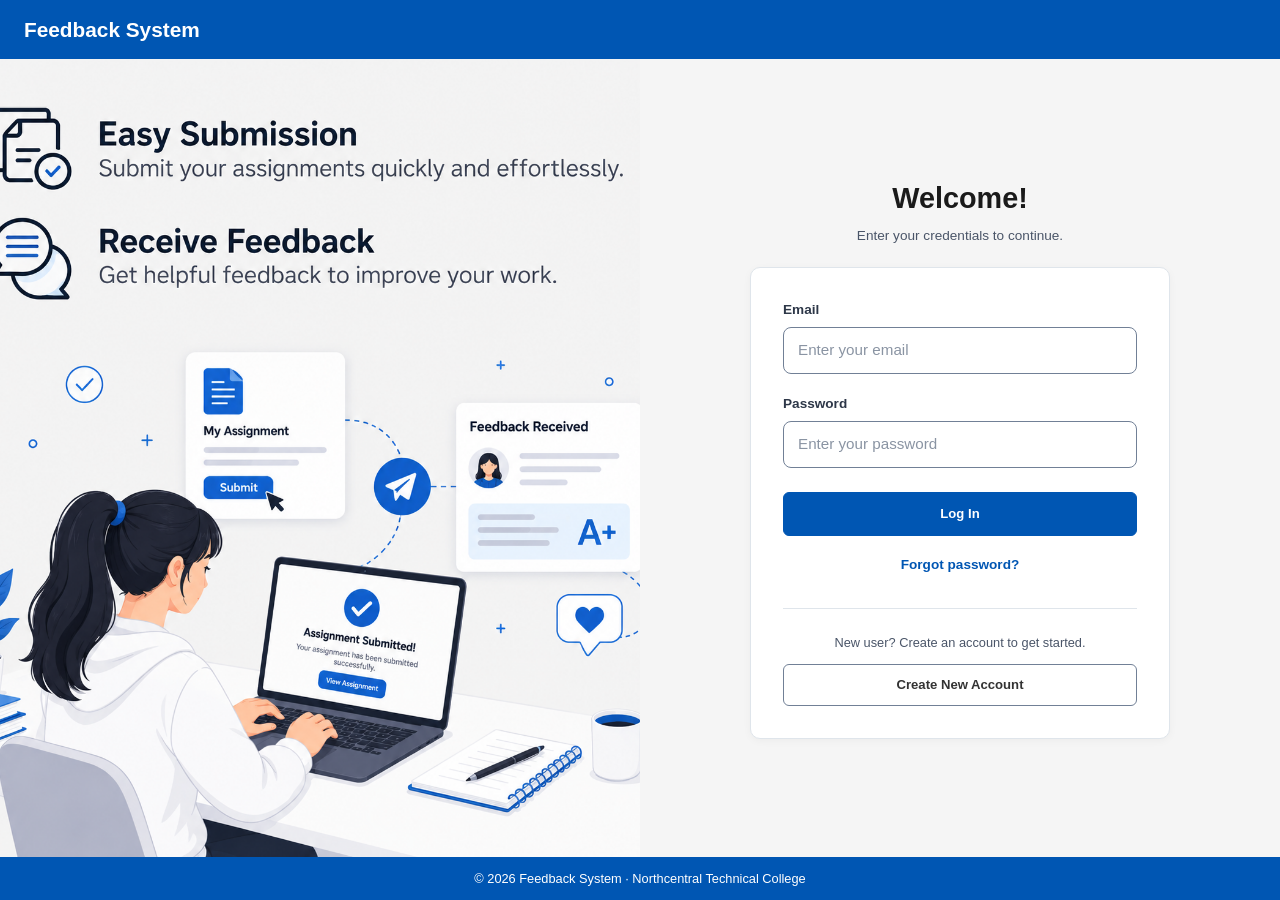
<file: index.html>
<!doctype html>
<html lang="en">
  <head>
    <meta charset="UTF-8" />
    <meta name="viewport" content="width=device-width, initial-scale=1.0" />

    <title>Feedback System - Login</title>

    <link rel="stylesheet" href="styles.css" />
  </head>

  <body>
    <!-- Header -->
    <header class="header-bar">
      <div class="logo">Feedback System</div>
    </header>

    <!-- Login -->
    <main class="login-container">
      <!-- Login Image -->
      <section class="image-section" aria-label="Student working">
        <img src="DESK_GIRL.png" alt="Student working at a desk" />
      </section>

      <!-- Login Form -->
      <section class="login-section">
        <div class="login-content">
          <!-- Welcome -->
          <div class="welcome-header">
            <h1>Welcome!</h1>

            <p>Enter your credentials to continue.</p>
          </div>

          <!-- Login Card -->
          <div class="card login-card">
            <form action="assignments.html" method="get">
              <!-- Email -->
              <div class="form-group">
                <label for="email">Email</label>

                <input
                  type="email"
                  id="email"
                  name="email"
                  placeholder="Enter your email"
                  autocomplete="email"
                  required
                />
              </div>

              <!-- Password -->
              <div class="form-group">
                <label for="password">Password</label>

                <input
                  type="password"
                  id="password"
                  name="password"
                  placeholder="Enter your password"
                  autocomplete="current-password"
                  required
                />
              </div>

              <!-- Login -->
              <button type="submit" class="btn btn-login">Log In</button>

              <!-- Forgot Password -->
              <div class="forgot-password">
                <a href="forgot-password.html">Forgot password?</a>
              </div>

              <!-- Create Account -->
              <div class="signup-prompt">
                <p>New user? Create an account to get started.</p>

                <a href="create-account.html" class="btn btn-create">Create New Account</a>
              </div>
            </form>
          </div>
        </div>
      </section>
    </main>

    <!-- Footer -->
    <footer class="footer-bar">
      <p>&copy; 2026 Feedback System &middot; Northcentral Technical College</p>
    </footer>
  </body>
</html>
</file>
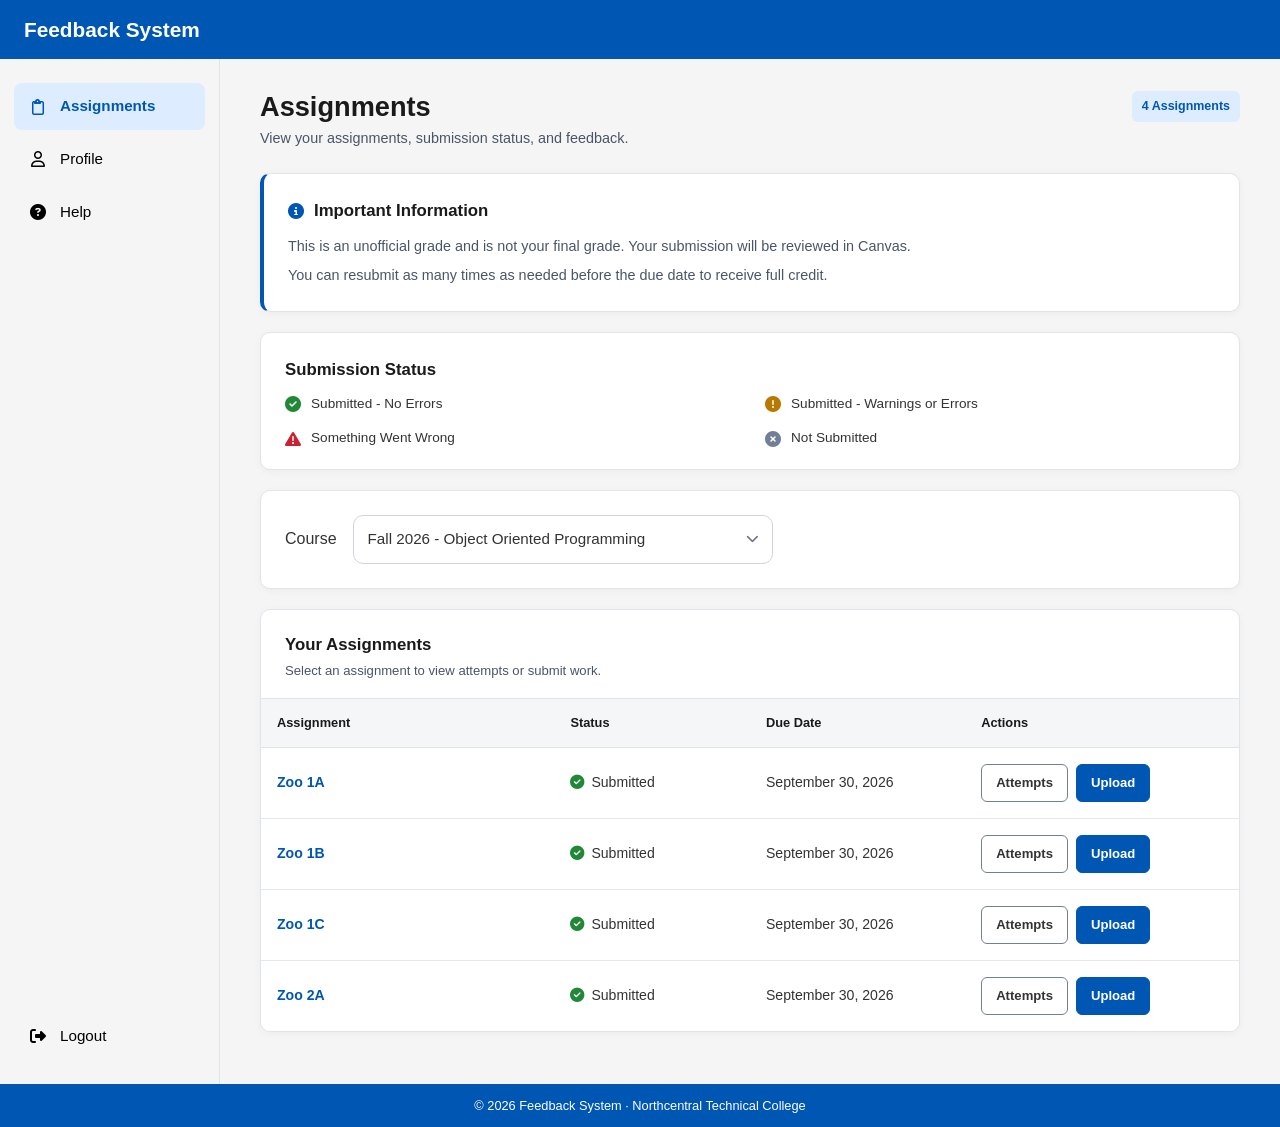
<file: assignments.html>
<!doctype html>
<html lang="en">
  <head>
    <meta charset="UTF-8" />
    <meta name="viewport" content="width=device-width, initial-scale=1.0" />

    <title>Feedback System - Assignments</title>

    <link rel="stylesheet" href="styles.css" />

    <!-- Font Awesome -->
    <link
      rel="stylesheet"
      href="https://cdnjs.cloudflare.com/ajax/libs/font-awesome/6.5.2/css/all.min.css"
    />
  </head>

  <body>
    <!-- Header -->
    <header class="header-bar">
      <div class="logo">Feedback System</div>
    </header>

    <!-- Application Layout -->
    <div class="app-layout">
      <!-- Sidebar -->
      <aside class="sidebar">
        <nav class="nav-menu" aria-label="Main navigation">
          <a
            href="assignments.html"
            class="nav-item active"
            aria-current="page"
          >
            <i class="fa-regular fa-clipboard" aria-hidden="true"></i>
            <span>Assignments</span>
          </a>

          <a href="profile.html" class="nav-item">
            <i class="fa-regular fa-user" aria-hidden="true"></i>
            <span>Profile</span>
          </a>

          <a href="help.html" class="nav-item">
            <i class="fa-solid fa-circle-question" aria-hidden="true"></i>
            <span>Help</span>
          </a>
        </nav>

        <!-- Logout -->
        <div class="sidebar-bottom">
          <a href="index.html" class="nav-item logout-btn">
            <i class="fa-solid fa-right-from-bracket" aria-hidden="true"></i>
            <span>Logout</span>
          </a>
        </div>
      </aside>

      <!-- Main Content -->
      <main class="main-content">
        <!-- Page Heading -->
        <div class="page-heading">
          <div>
            <h1>Assignments</h1>
            <p>View your assignments, submission status, and feedback.</p>
          </div>

          <span class="assignment-count">4 Assignments</span>
        </div>

        <!-- Important Information -->
        <section class="card info-card">
          <div class="info-heading">
            <i class="fa-solid fa-circle-info" aria-hidden="true"></i>

            <h2>Important Information</h2>
          </div>

          <p>
            This is an unofficial grade and is not your final grade. Your
            submission will be reviewed in Canvas.
          </p>

          <p>
            You can resubmit as many times as needed before the due date to
            receive full credit.
          </p>
        </section>

        <!-- Submission Status -->
        <section class="card legend-card">
          <h2>Submission Status</h2>

          <div class="legend-grid">
            <div class="legend-item">
              <i
                class="fa-solid fa-circle-check status-icon icon-success"
                aria-hidden="true"
              ></i>

              <span>Submitted - No Errors</span>
            </div>

            <div class="legend-item">
              <i
                class="fa-solid fa-circle-exclamation status-icon icon-warning"
                aria-hidden="true"
              ></i>

              <span>Submitted - Warnings or Errors</span>
            </div>

            <div class="legend-item">
              <i
                class="fa-solid fa-triangle-exclamation status-icon icon-danger"
                aria-hidden="true"
              ></i>

              <span>Something Went Wrong</span>
            </div>

            <div class="legend-item">
              <i
                class="fa-solid fa-circle-xmark status-icon icon-muted"
                aria-hidden="true"
              ></i>

              <span>Not Submitted</span>
            </div>
          </div>
        </section>

        <!-- Course Selection -->
        <section class="card course-card">
          <label for="course-select" class="course-label">Course</label>

          <div class="select-wrapper">
            <select id="course-select" class="course-dropdown">
              <option value="fall-2026-oo">
                Fall 2026 - Object Oriented Programming
              </option>

              <option value="fall-2026-web">Fall 2026 - Web Development</option>

              <option value="spring-2027-db">
                Spring 2027 - Database Systems
              </option>
            </select>

            <i
              class="fa-solid fa-chevron-down dropdown-arrow"
              aria-hidden="true"
            ></i>
          </div>
        </section>

        <!-- Assignments -->
        <section class="card table-card">
          <div class="table-header">
            <div>
              <h2>Your Assignments</h2>
              <p>Select an assignment to view attempts or submit work.</p>
            </div>
          </div>

          <div class="table-wrapper">
            <table class="assignment-table">
              <thead>
                <tr>
                  <th scope="col" class="col-name">Assignment</th>
                  <th scope="col" class="col-status">Status</th>
                  <th scope="col" class="col-date">Due Date</th>
                  <th scope="col" class="col-actions">Actions</th>
                </tr>
              </thead>

              <tbody>
                <!-- Zoo 1A -->
                <tr>
                  <td class="col-name">
                    <a
                      href="attempts.html?assignment=zoo1a"
                      class="assignment-link"
                    >
                      Zoo 1A
                    </a>
                  </td>

                  <td class="col-status">
                    <span class="status-label">
                      <i
                        class="fa-solid fa-circle-check status-icon icon-success"
                        aria-hidden="true"
                      ></i>

                      <span>Submitted</span>
                    </span>
                  </td>

                  <td class="col-date">September 30, 2026</td>

                  <td class="col-actions">
                    <div class="btn-group">
                      <a
                        href="attempts.html?assignment=zoo1a"
                        class="btn btn-outline"
                      >
                        Attempts
                      </a>

                      <a
                        href="upload.html?assignment=zoo1a"
                        class="btn btn-primary"
                      >
                        Upload
                      </a>
                    </div>
                  </td>
                </tr>

                <!-- Zoo 1B -->
                <tr>
                  <td class="col-name">
                    <a
                      href="attempts.html?assignment=zoo1b"
                      class="assignment-link"
                    >
                      Zoo 1B
                    </a>
                  </td>

                  <td class="col-status">
                    <span class="status-label">
                      <i
                        class="fa-solid fa-circle-check status-icon icon-success"
                        aria-hidden="true"
                      ></i>

                      <span>Submitted</span>
                    </span>
                  </td>

                  <td class="col-date">September 30, 2026</td>

                  <td class="col-actions">
                    <div class="btn-group">
                      <a
                        href="attempts.html?assignment=zoo1b"
                        class="btn btn-outline"
                      >
                        Attempts
                      </a>

                      <a
                        href="upload.html?assignment=zoo1b"
                        class="btn btn-primary"
                      >
                        Upload
                      </a>
                    </div>
                  </td>
                </tr>

                <!-- Zoo 1C -->
                <tr>
                  <td class="col-name">
                    <a
                      href="attempts.html?assignment=zoo1c"
                      class="assignment-link"
                    >
                      Zoo 1C
                    </a>
                  </td>

                  <td class="col-status">
                    <span class="status-label">
                      <i
                        class="fa-solid fa-circle-check status-icon icon-success"
                        aria-hidden="true"
                      ></i>

                      <span>Submitted</span>
                    </span>
                  </td>

                  <td class="col-date">September 30, 2026</td>

                  <td class="col-actions">
                    <div class="btn-group">
                      <a
                        href="attempts.html?assignment=zoo1c"
                        class="btn btn-outline"
                      >
                        Attempts
                      </a>

                      <a
                        href="upload.html?assignment=zoo1c"
                        class="btn btn-primary"
                      >
                        Upload
                      </a>
                    </div>
                  </td>
                </tr>

                <!-- Zoo 2A -->
                <tr>
                  <td class="col-name">
                    <a
                      href="attempts.html?assignment=zoo2a"
                      class="assignment-link"
                    >
                      Zoo 2A
                    </a>
                  </td>

                  <td class="col-status">
                    <span class="status-label">
                      <i
                        class="fa-solid fa-circle-check status-icon icon-success"
                        aria-hidden="true"
                      ></i>

                      <span>Submitted</span>
                    </span>
                  </td>

                  <td class="col-date">September 30, 2026</td>

                  <td class="col-actions">
                    <div class="btn-group">
                      <a
                        href="attempts.html?assignment=zoo2a"
                        class="btn btn-outline"
                      >
                        Attempts
                      </a>

                      <a
                        href="upload.html?assignment=zoo2a"
                        class="btn btn-primary"
                      >
                        Upload
                      </a>
                    </div>
                  </td>
                </tr>
              </tbody>
            </table>
          </div>
        </section>
      </main>
    </div>

    <!-- Footer -->
    <footer class="footer-bar">
      <p>&copy; 2026 Feedback System &middot; Northcentral Technical College</p>
    </footer>
  </body>
</html>
</file>
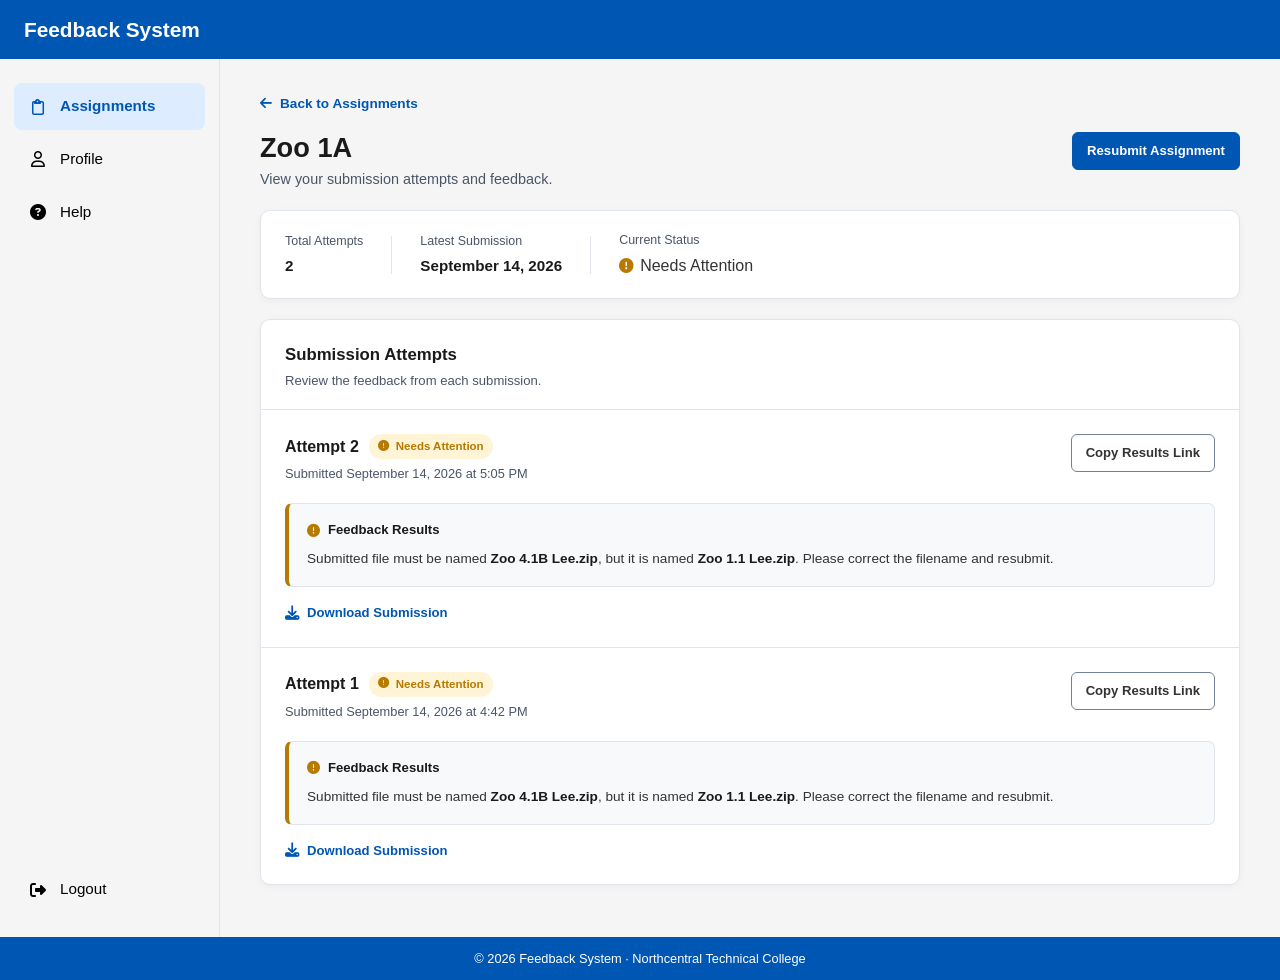
<file: attempts.html>
<!doctype html>
<html lang="en">
  <head>
    <meta charset="UTF-8" />
    <meta name="viewport" content="width=device-width, initial-scale=1.0" />

    <title>Feedback System - Attempts</title>

    <link rel="stylesheet" href="styles.css" />

    <!-- Font Awesome -->
    <link
      rel="stylesheet"
      href="https://cdnjs.cloudflare.com/ajax/libs/font-awesome/6.5.2/css/all.min.css"
    />
  </head>

  <body>
    <!-- Header -->
    <header class="header-bar">
      <div class="logo">Feedback System</div>
    </header>

    <!-- Application Layout -->
    <div class="app-layout">
      <!-- Sidebar -->
      <aside class="sidebar">
        <nav class="nav-menu" aria-label="Main navigation">
          <a
            href="assignments.html"
            class="nav-item active"
            aria-current="page"
          >
            <i class="fa-regular fa-clipboard" aria-hidden="true"></i>
            <span>Assignments</span>
          </a>

          <a href="profile.html" class="nav-item">
            <i class="fa-regular fa-user" aria-hidden="true"></i>
            <span>Profile</span>
          </a>

          <a href="help.html" class="nav-item">
            <i class="fa-solid fa-circle-question" aria-hidden="true"></i>
            <span>Help</span>
          </a>
        </nav>

        <!-- Logout -->
        <div class="sidebar-bottom">
          <a href="index.html" class="nav-item logout-btn">
            <i class="fa-solid fa-right-from-bracket" aria-hidden="true"></i>
            <span>Logout</span>
          </a>
        </div>
      </aside>

      <!-- Main Content -->
      <main class="main-content">
        <a href="assignments.html" class="back-link">
          <i class="fa-solid fa-arrow-left" aria-hidden="true"></i>
          Back to Assignments
        </a>

        <!-- Page Heading -->
        <div class="page-heading attempts-heading">
          <div>
            <h1 id="assignment-title">Zoo 1A</h1>
            <p>View your submission attempts and feedback.</p>
          </div>

          <a id="resubmit-link" href="#" class="btn btn-primary">
            Resubmit Assignment
          </a>
        </div>

        <!-- Attempt Summary -->
        <section class="card attempt-summary">
          <div class="summary-item">
            <span class="summary-label">Total Attempts</span>
            <strong>2</strong>
          </div>

          <div class="summary-divider"></div>

          <div class="summary-item">
            <span class="summary-label">Latest Submission</span>
            <strong>September 14, 2026</strong>
          </div>

          <div class="summary-divider"></div>

          <div class="summary-item">
            <span class="summary-label">Current Status</span>

            <span class="status-label">
              <i
                class="fa-solid fa-circle-exclamation status-icon icon-warning"
                aria-hidden="true"
              ></i>

              Needs Attention
            </span>
          </div>
        </section>

        <!-- Attempts Section -->
        <section class="card attempts-card">
          <div class="section-header">
            <div>
              <h2>Submission Attempts</h2>
              <p>Review the feedback from each submission.</p>
            </div>
          </div>

          <!-- Attempt 2 -->
          <article class="attempt-item">
            <div class="attempt-header">
              <div class="attempt-info">
                <div class="attempt-title-row">
                  <h3>Attempt 2</h3>

                  <span class="attempt-status warning">
                    <i
                      class="fa-solid fa-circle-exclamation"
                      aria-hidden="true"
                    ></i>

                    Needs Attention
                  </span>
                </div>

                <p class="submission-date">
                  Submitted September 14, 2026 at 5:05 PM
                </p>
              </div>

              <button type="button" class="btn btn-outline">
                Copy Results Link
              </button>
            </div>

            <!-- Feedback -->
            <div class="feedback-block">
              <div class="feedback-heading">
                <i
                  class="fa-solid fa-circle-exclamation"
                  aria-hidden="true"
                ></i>

                <span>Feedback Results</span>
              </div>

              <p class="feedback-message">
                Submitted file must be named
                <strong>Zoo 4.1B Lee.zip</strong>, but it is named
                <strong>Zoo 1.1 Lee.zip</strong>. Please correct the filename
                and resubmit.
              </p>
            </div>

            <!-- Attempt Actions -->
            <div class="attempt-actions">
              <a href="#" class="download-link">
                <i class="fa-solid fa-download" aria-hidden="true"></i>
                <span>Download Submission</span>
              </a>
            </div>
          </article>

          <!-- Attempt 1 -->
          <article class="attempt-item">
            <div class="attempt-header">
              <div class="attempt-info">
                <div class="attempt-title-row">
                  <h3>Attempt 1</h3>

                  <span class="attempt-status warning">
                    <i
                      class="fa-solid fa-circle-exclamation"
                      aria-hidden="true"
                    ></i>

                    Needs Attention
                  </span>
                </div>

                <p class="submission-date">
                  Submitted September 14, 2026 at 4:42 PM
                </p>
              </div>

              <button type="button" class="btn btn-outline">
                Copy Results Link
              </button>
            </div>

            <!-- Feedback -->
            <div class="feedback-block">
              <div class="feedback-heading">
                <i
                  class="fa-solid fa-circle-exclamation"
                  aria-hidden="true"
                ></i>

                <span>Feedback Results</span>
              </div>

              <p class="feedback-message">
                Submitted file must be named
                <strong>Zoo 4.1B Lee.zip</strong>, but it is named
                <strong>Zoo 1.1 Lee.zip</strong>. Please correct the filename
                and resubmit.
              </p>
            </div>

            <!-- Attempt Actions -->
            <div class="attempt-actions">
              <a href="#" class="download-link">
                <i class="fa-solid fa-download" aria-hidden="true"></i>
                <span>Download Submission</span>
              </a>
            </div>
          </article>
        </section>
      </main>
    </div>

    <!-- Footer -->
    <footer class="footer-bar">
      <p>
        &copy; 2026 Feedback System &middot; Northcentral Technical College
      </p>
    </footer>

    <script>
      /*
       * Get the assignment from the URL.
       *
       * Example:
       * attempts.html?assignment=zoo1a
       */

      const params = new URLSearchParams(window.location.search);
      const assignment = params.get("assignment") || "zoo1a";

      const assignmentNames = {
        zoo1a: "Zoo 1A",
        zoo1b: "Zoo 1B",
        zoo1c: "Zoo 1C",
        zoo2a: "Zoo 2A"
      };

      const assignmentName =
        assignmentNames[assignment] || "Zoo 1A";

      document.getElementById("assignment-title").textContent =
        assignmentName;

      document.getElementById("resubmit-link").href =
        "upload.html?assignment=" + assignment;

      document.title =
        "Feedback System - " + assignmentName + " Attempts";
    </script>
  </body>
</html>
</file>
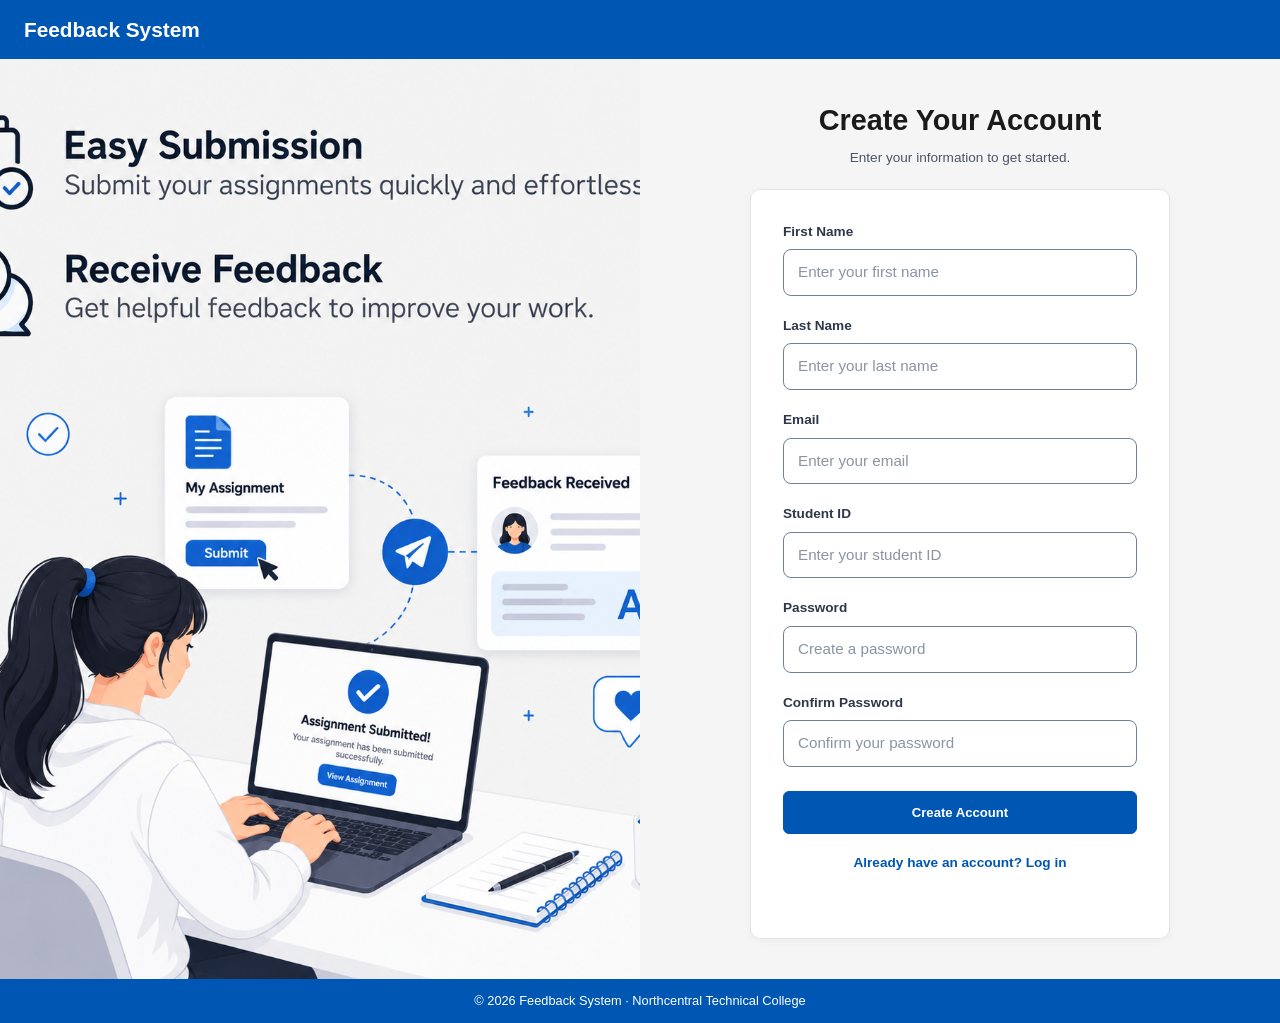
<file: create-account.html>
<!doctype html>
<html lang="en">
  <head>
    <meta charset="UTF-8" />
    <meta name="viewport" content="width=device-width, initial-scale=1.0" />

    <title>Feedback System - Create Account</title>

    <link rel="stylesheet" href="styles.css" />
  </head>

  <body>
    <!-- Header -->
    <header class="header-bar">
      <div class="logo">Feedback System</div>
    </header>

    <!-- Create Account -->
    <main class="login-container">
      <!-- Image -->
      <section class="image-section" aria-label="Student working">
        <img src="DESK_GIRL.png" alt="Student working at a desk" />
      </section>

      <!-- Form Section -->
      <section class="login-section">
        <div class="login-content">
          <!-- Welcome -->
          <div class="welcome-header">
            <h1>Create Your Account</h1>
            <p>Enter your information to get started.</p>
          </div>

          <!-- Card -->
          <div class="card login-card">
            <form action="index.html" method="get">
              <!-- First Name -->
              <div class="form-group">
                <label for="first-name">First Name</label>

                <input
                  type="text"
                  id="first-name"
                  name="first-name"
                  placeholder="Enter your first name"
                  autocomplete="given-name"
                  required
                />
              </div>

              <!-- Last Name -->
              <div class="form-group">
                <label for="last-name">Last Name</label>

                <input
                  type="text"
                  id="last-name"
                  name="last-name"
                  placeholder="Enter your last name"
                  autocomplete="family-name"
                  required
                />
              </div>

              <!-- Email -->
              <div class="form-group">
                <label for="email">Email</label>

                <input
                  type="email"
                  id="email"
                  name="email"
                  placeholder="Enter your email"
                  autocomplete="email"
                  required
                />
              </div>

              <!-- Student ID -->
              <div class="form-group">
                <label for="student-id">Student ID</label>

                <input
                  type="text"
                  id="student-id"
                  name="student-id"
                  placeholder="Enter your student ID"
                  autocomplete="off"
                  required
                />
              </div>

              <!-- Password -->
              <div class="form-group">
                <label for="password">Password</label>

                <input
                  type="password"
                  id="password"
                  name="password"
                  placeholder="Create a password"
                  autocomplete="new-password"
                  required
                />
              </div>

              <!-- Confirm Password -->
              <div class="form-group">
                <label for="confirm-password">Confirm Password</label>

                <input
                  type="password"
                  id="confirm-password"
                  name="confirm-password"
                  placeholder="Confirm your password"
                  autocomplete="new-password"
                  required
                />
              </div>

              <!-- Create Account -->
              <button type="submit" class="btn btn-login">
                Create Account
              </button>

              <!-- Back to Login -->
              <div class="forgot-password">
                <a href="index.html">Already have an account? Log in</a>
              </div>
            </form>
          </div>
        </div>
      </section>
    </main>

    <!-- Footer -->
    <footer class="footer-bar">
      <p>&copy; 2026 Feedback System &middot; Northcentral Technical College</p>
    </footer>
  </body>
</html>
</file>
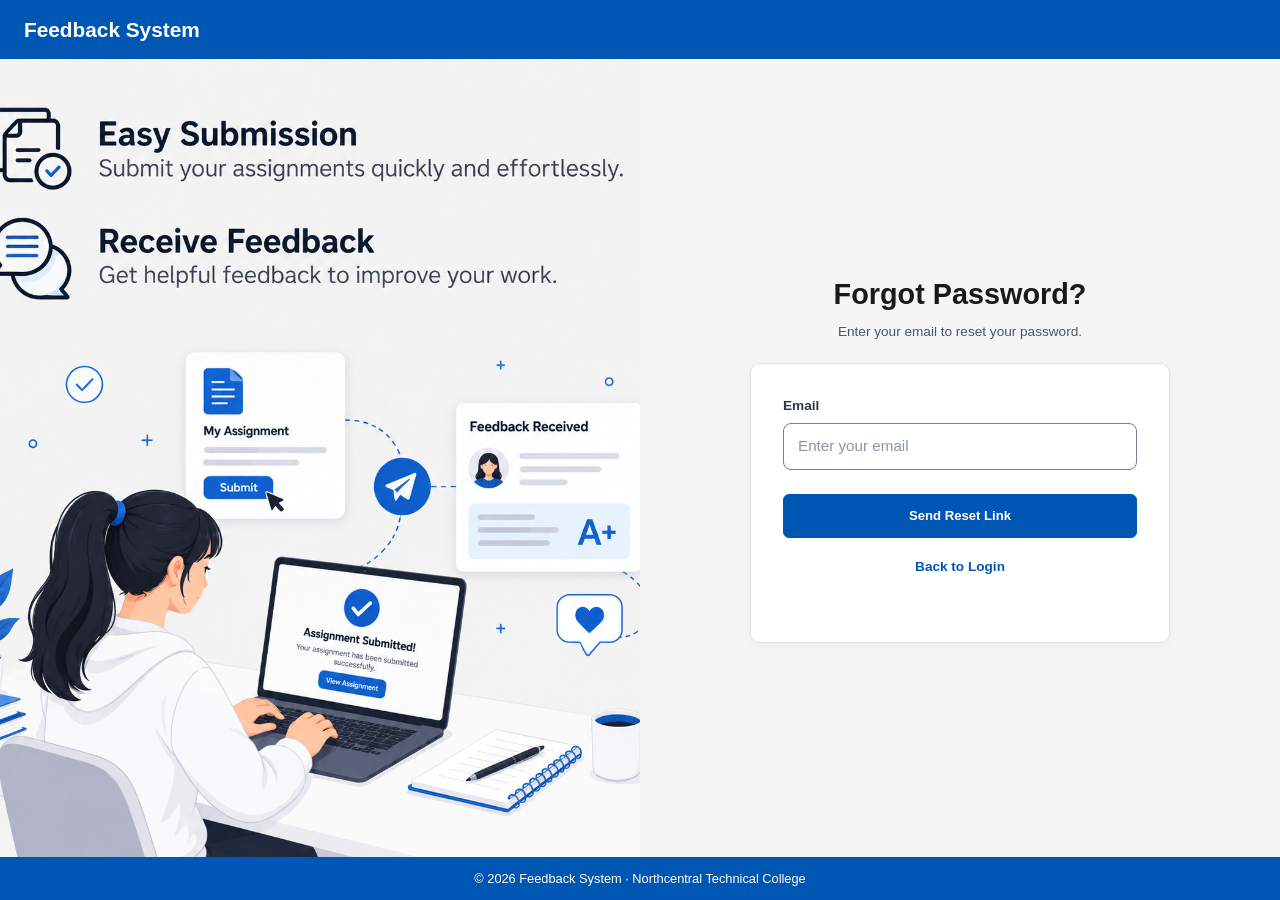
<file: forgot_pw.html>
<!doctype html>
<html lang="en">

<head>
    <meta charset="UTF-8">
    <meta name="viewport" content="width=device-width, initial-scale=1.0">

    <title>Feedback System - Forgot Password</title>

    <link rel="stylesheet" href="styles.css">
</head>

<body>

    <!-- Header -->
    <header class="header-bar">
        <div class="logo">Feedback System</div>
    </header>


    <!-- Forgot Password -->
    <main class="login-container">

        <!-- Image -->
        <section class="image-section" aria-label="Student working">
            <img src="DESK_GIRL.png" alt="Student working at a desk">
        </section>


        <!-- Form Section -->
        <section class="login-section">
            <div class="login-content">

                <!-- Welcome -->
                <div class="welcome-header">
                    <h1>Forgot Password?</h1>
                    <p>Enter your email to reset your password.</p>
                </div>


                <!-- Card -->
                <div class="card login-card">

                    <form action="index.html" method="get">

                        <!-- Email -->
                        <div class="form-group">
                            <label for="email">Email</label>

                            <input
                                type="email"
                                id="email"
                                name="email"
                                placeholder="Enter your email"
                                autocomplete="email"
                                required
                            >
                        </div>


                        <!-- Reset Password -->
                        <button type="submit" class="btn btn-login">
                            Send Reset Link
                        </button>


                        <!-- Back to Login -->
                        <div class="forgot-password">
                            <a href="index.html">Back to Login</a>
                        </div>

                    </form>

                </div>

            </div>
        </section>

    </main>


    <!-- Footer -->
    <footer class="footer-bar">
        <p>&copy; 2026 Feedback System &middot; Northcentral Technical College</p>
    </footer>

</body>

</html>
</file>
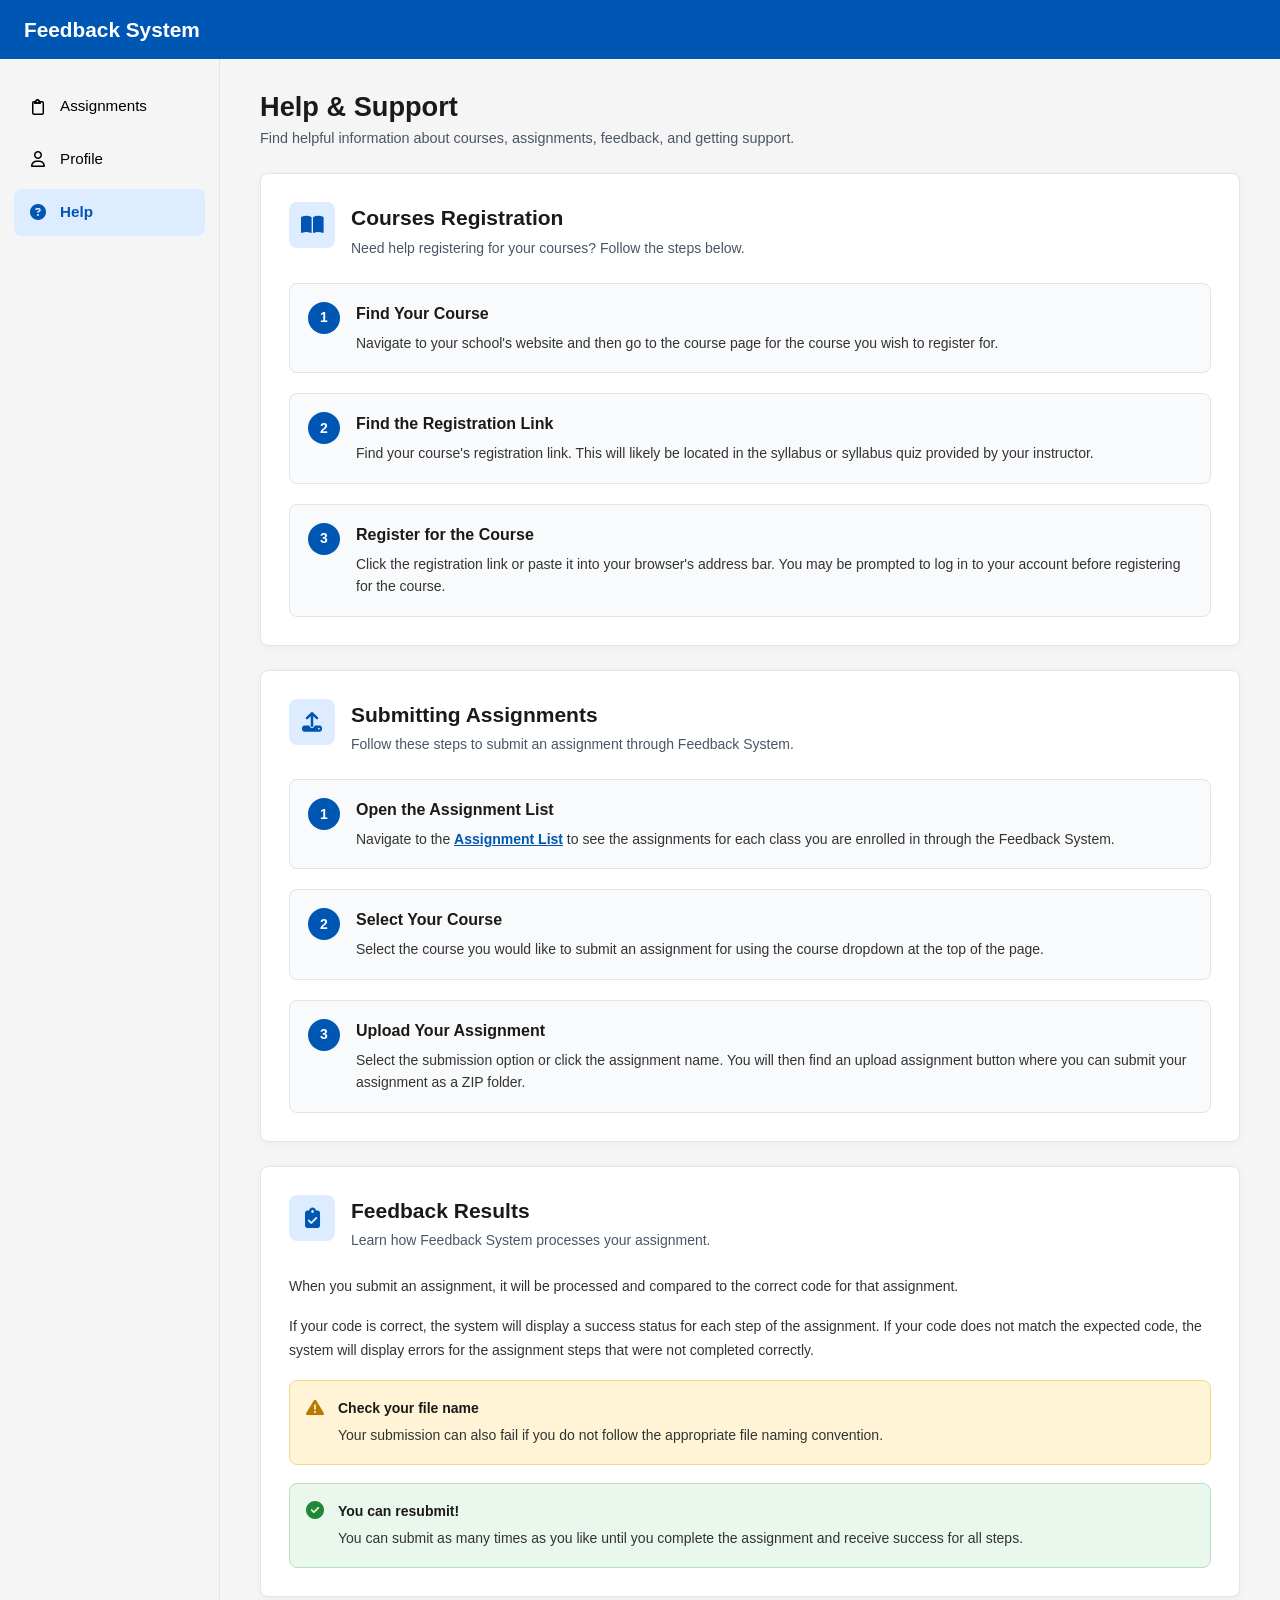
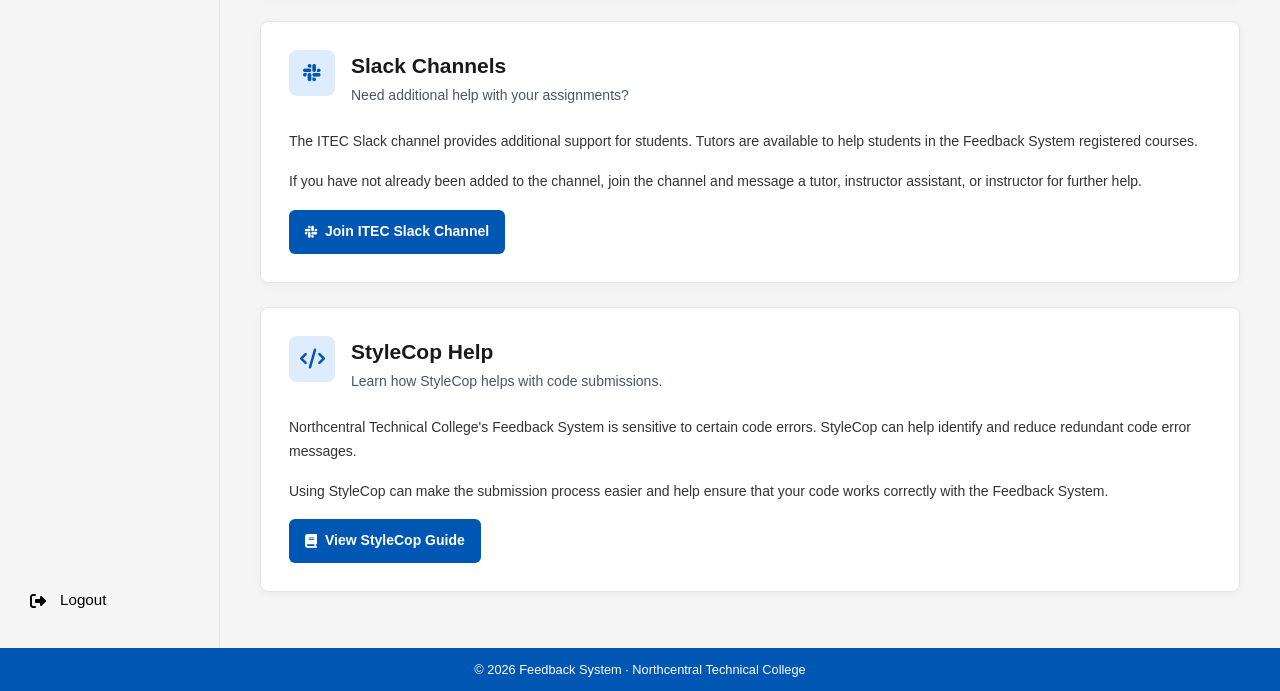
<file: help.html>
<!doctype html>

<html lang="en">
  <head>
    <meta charset="UTF-8" />
    <meta name="viewport" content="width=device-width, initial-scale=1.0" />

    <title>Feedback System - Help</title>

    <link rel="stylesheet" href="styles.css" />

    <link
      rel="stylesheet"
      href="https://cdnjs.cloudflare.com/ajax/libs/font-awesome/6.5.2/css/all.min.css"
    />
  </head>

  <body>
    <!-- Header -->
    <header class="header-bar">
      <div class="logo">Feedback System</div>
    </header>

    <!-- Main Layout -->
    <div class="app-layout">
      <!-- Sidebar -->
      <aside class="sidebar">
        <nav class="nav-menu" aria-label="Main navigation">
          <!-- Assignments -->
          <a href="assignments.html" class="nav-item">
            <i class="fa-regular fa-clipboard" aria-hidden="true"></i>
            <span>Assignments</span>
          </a>

          <!-- Profile -->
          <a href="profile.html" class="nav-item">
            <i class="fa-regular fa-user" aria-hidden="true"></i>
            <span>Profile</span>
          </a>

          <!-- Help -->
          <a href="help.html" class="nav-item active" aria-current="page">
            <i class="fa-solid fa-circle-question" aria-hidden="true"></i>
            <span>Help</span>
          </a>
        </nav>

        <!-- Logout -->
        <div class="sidebar-bottom">
          <a href="index.html" class="nav-item logout-btn">
            <i class="fa-solid fa-right-from-bracket" aria-hidden="true"></i>

            <span>Logout</span>
          </a>
        </div>
      </aside>

      <!-- Main Content -->
      <main class="main-content help-content">
        <!-- Page Heading -->
        <div class="page-heading">
          <div>
            <h1>Help & Support</h1>
            <p>
              Find helpful information about courses, assignments, feedback, and
              getting support.
            </p>
          </div>
        </div>

        <!-- Courses Registration -->
        <section class="help-card">
          <div class="help-card-header">
            <div class="help-icon">
              <i class="fa-solid fa-book-open"></i>
            </div>

            <div>
              <h2>Courses Registration</h2>
              <p>
                Need help registering for your courses? Follow the steps below.
              </p>
            </div>
          </div>

          <div class="help-steps">
            <div class="help-step">
              <div class="step-number">1</div>

              <div class="step-content">
                <h3>Find Your Course</h3>
                <p>
                  Navigate to your school's website and then go to the course
                  page for the course you wish to register for.
                </p>
              </div>
            </div>

            <div class="help-step">
              <div class="step-number">2</div>

              <div class="step-content">
                <h3>Find the Registration Link</h3>
                <p>
                  Find your course's registration link. This will likely be
                  located in the syllabus or syllabus quiz provided by your
                  instructor.
                </p>
              </div>
            </div>

            <div class="help-step">
              <div class="step-number">3</div>

              <div class="step-content">
                <h3>Register for the Course</h3>
                <p>
                  Click the registration link or paste it into your browser's
                  address bar. You may be prompted to log in to your account
                  before registering for the course.
                </p>
              </div>
            </div>
          </div>
        </section>

        <!-- Submitting Assignments -->
        <section class="help-card">
          <div class="help-card-header">
            <div class="help-icon">
              <i class="fa-solid fa-upload"></i>
            </div>

            <div>
              <h2>Submitting Assignments</h2>
              <p>
                Follow these steps to submit an assignment through Feedback
                System.
              </p>
            </div>
          </div>

          <div class="help-steps">
            <div class="help-step">
              <div class="step-number">1</div>

              <div class="step-content">
                <h3>Open the Assignment List</h3>
                <p>
                  Navigate to the
                  <a href="assignments.html">Assignment List</a>
                  to see the assignments for each class you are enrolled in
                  through the Feedback System.
                </p>
              </div>
            </div>

            <div class="help-step">
              <div class="step-number">2</div>

              <div class="step-content">
                <h3>Select Your Course</h3>
                <p>
                  Select the course you would like to submit an assignment for
                  using the course dropdown at the top of the page.
                </p>
              </div>
            </div>

            <div class="help-step">
              <div class="step-number">3</div>

              <div class="step-content">
                <h3>Upload Your Assignment</h3>
                <p>
                  Select the submission option or click the assignment name. You
                  will then find an upload assignment button where you can
                  submit your assignment as a ZIP folder.
                </p>
              </div>
            </div>
          </div>
        </section>

        <!-- Feedback Results -->
        <section class="help-card">
          <div class="help-card-header">
            <div class="help-icon">
              <i class="fa-solid fa-clipboard-check"></i>
            </div>

            <div>
              <h2>Feedback Results</h2>
              <p>Learn how Feedback System processes your assignment.</p>
            </div>
          </div>

          <div class="help-info">
            <p>
              When you submit an assignment, it will be processed and compared
              to the correct code for that assignment.
            </p>

            <p>
              If your code is correct, the system will display a success status
              for each step of the assignment. If your code does not match the
              expected code, the system will display errors for the assignment
              steps that were not completed correctly.
            </p>

            <div class="help-alert">
              <i class="fa-solid fa-triangle-exclamation"></i>

              <div>
                <strong>Check your file name</strong>
                <p>
                  Your submission can also fail if you do not follow the
                  appropriate file naming convention.
                </p>
              </div>
            </div>

            <div class="help-success">
              <i class="fa-solid fa-circle-check"></i>

              <div>
                <strong>You can resubmit!</strong>
                <p>
                  You can submit as many times as you like until you complete
                  the assignment and receive success for all steps.
                </p>
              </div>
            </div>
          </div>
        </section>

        <!-- Slack Channels -->
        <section class="help-card">
          <div class="help-card-header">
            <div class="help-icon">
              <i class="fa-brands fa-slack"></i>
            </div>

            <div>
              <h2>Slack Channels</h2>
              <p>Need additional help with your assignments?</p>
            </div>
          </div>

          <div class="help-info">
            <p>
              The ITEC Slack channel provides additional support for students.
              Tutors are available to help students in the Feedback System
              registered courses.
            </p>

            <p>
              If you have not already been added to the channel, join the
              channel and message a tutor, instructor assistant, or instructor
              for further help.
            </p>

            <a
              href="https://ntcitec.slack.com/"
              class="help-button"
              target="_blank"
              rel="noopener"
            >
              <i class="fa-brands fa-slack"></i>
              Join ITEC Slack Channel
            </a>
          </div>
        </section>

        <!-- StyleCop -->
        <section class="help-card">
          <div class="help-card-header">
            <div class="help-icon">
              <i class="fa-solid fa-code"></i>
            </div>

            <div>
              <h2>StyleCop Help</h2>
              <p>Learn how StyleCop helps with code submissions.</p>
            </div>
          </div>

          <div class="help-info">
            <p>
              Northcentral Technical College's Feedback System is sensitive to
              certain code errors. StyleCop can help identify and reduce
              redundant code error messages.
            </p>

            <p>
              Using StyleCop can make the submission process easier and help
              ensure that your code works correctly with the Feedback System.
            </p>

            <a
              href="https://check.ntc.edu/17e48d850a75"
              class="help-button"
              target="_blank"
              rel="noopener"
            >
              <i class="fa-solid fa-book"></i>
              View StyleCop Guide
            </a>
          </div>
        </section>
      </main>
    </div>

    <!-- Footer -->
    <footer class="footer-bar">
      © 2026 Feedback System · Northcentral Technical College
    </footer>
  </body>
</html>
</file>
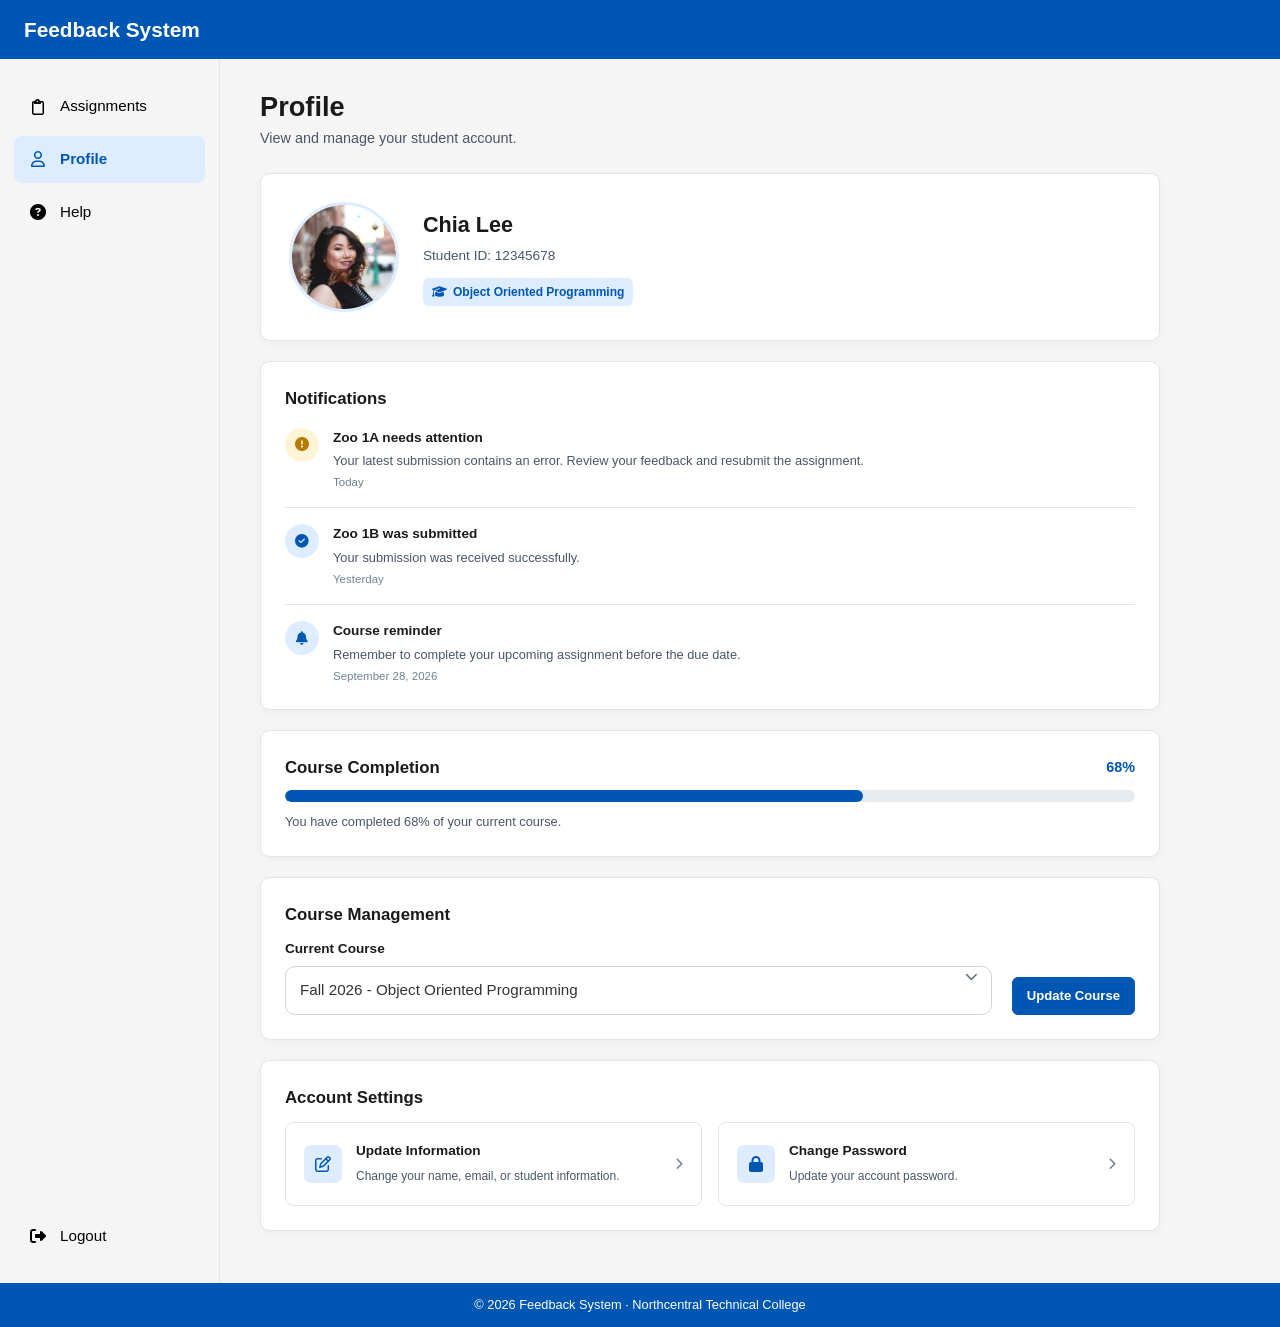
<file: profile.html>
<!doctype html>
<html lang="en">
  <head>
    <meta charset="UTF-8" />
    <meta name="viewport" content="width=device-width, initial-scale=1.0" />

    <title>Feedback System - Profile</title>

    <link rel="stylesheet" href="styles.css" />

    <!-- Font Awesome -->
    <link
      rel="stylesheet"
      href="https://cdnjs.cloudflare.com/ajax/libs/font-awesome/6.4.0/css/all.min.css"
    />
  </head>

  <body>
    <!-- Header -->
    <header class="header-bar">
      <div class="logo">Feedback System</div>
    </header>

    <!-- Application Layout -->
    <div class="app-layout">
      <!-- Sidebar -->
      <aside class="sidebar">
        <nav class="nav-menu" aria-label="Main navigation">
          <!-- Assignments -->
          <a href="assignments.html" class="nav-item">
            <i class="fa-regular fa-clipboard" aria-hidden="true"></i>
            <span>Assignments</span>
          </a>

          <!-- Profile -->
          <a href="profile.html" class="nav-item active" aria-current="page">
            <i class="fa-regular fa-user" aria-hidden="true"></i>
            <span>Profile</span>
          </a>

          <!-- Help -->
          <a href="help.html" class="nav-item">
            <i class="fa-solid fa-circle-question" aria-hidden="true"></i>
            <span>Help</span>
          </a>
        </nav>

        <!-- Logout -->
        <div class="sidebar-bottom">
          <a href="index.html" class="nav-item logout-btn">
            <i class="fa-solid fa-right-from-bracket" aria-hidden="true"></i>

            <span>Logout</span>
          </a>
        </div>
      </aside>

      <!-- Main Content -->
      <main class="main-content">
        <div class="profile-content">
          <!-- Page Heading -->
          <div class="page-heading">
            <div>
              <h1>Profile</h1>
              <p>View and manage your student account.</p>
            </div>
          </div>

          <!-- Student Profile -->
          <section class="card profile-header-card">
            <div class="profile-picture">
              <img src="profile_img.jpg" alt="Student profile picture" />
            </div>

            <div class="profile-details">
              <h2>Chia Lee</h2>

              <p>Student ID: 12345678</p>

              <span class="profile-course">
                <i class="fa-solid fa-graduation-cap" aria-hidden="true"></i>

                Object Oriented Programming
              </span>
            </div>
          </section>

          <!-- Notifications -->
          <section class="card">
            <h2>Notifications</h2>

            <div class="notification-list">
              <!-- Notification 1 -->
              <div class="notification-item">
                <div class="notification-icon warning">
                  <i
                    class="fa-solid fa-circle-exclamation"
                    aria-hidden="true"
                  ></i>
                </div>

                <div class="notification-info">
                  <strong>Zoo 1A needs attention</strong>

                  <p>
                    Your latest submission contains an error. Review your
                    feedback and resubmit the assignment.
                  </p>

                  <span class="notification-time"> Today </span>
                </div>
              </div>

              <!-- Notification 2 -->
              <div class="notification-item">
                <div class="notification-icon">
                  <i class="fa-solid fa-circle-check" aria-hidden="true"></i>
                </div>

                <div class="notification-info">
                  <strong>Zoo 1B was submitted</strong>

                  <p>Your submission was received successfully.</p>

                  <span class="notification-time"> Yesterday </span>
                </div>
              </div>

              <!-- Notification 3 -->
              <div class="notification-item">
                <div class="notification-icon">
                  <i class="fa-solid fa-bell" aria-hidden="true"></i>
                </div>

                <div class="notification-info">
                  <strong>Course reminder</strong>

                  <p>
                    Remember to complete your upcoming assignment before the due
                    date.
                  </p>

                  <span class="notification-time"> September 28, 2026 </span>
                </div>
              </div>
            </div>
          </section>

          <!-- Course Completion -->
          <section class="card">
            <div class="completion-header">
              <h2>Course Completion</h2>

              <span class="completion-percent">68%</span>
            </div>

            <div
              class="progress-bar"
              role="progressbar"
              aria-label="Course completion"
              aria-valuenow="68"
              aria-valuemin="0"
              aria-valuemax="100"
            >
              <div class="progress-fill"></div>
            </div>

            <p class="completion-text">
              You have completed 68% of your current course.
            </p>
          </section>

          <!-- Course Management -->
          <section class="card">
            <h2>Course Management</h2>

            <div class="course-management">
              <div class="select-wrapper">
                <label
                  for="profile-course-select"
                  class="course-management-label"
                >
                  Current Course
                </label>

                <select id="profile-course-select" class="course-dropdown">
                  <option value="oop">
                    Fall 2026 - Object Oriented Programming
                  </option>

                  <option value="web">Fall 2026 - Web Development</option>

                  <option value="database">
                    Spring 2027 - Database Systems
                  </option>
                </select>

                <i
                  class="fa-solid fa-chevron-down dropdown-arrow"
                  aria-hidden="true"
                ></i>
              </div>

              <button type="button" class="btn btn-primary">
                Update Course
              </button>
            </div>
          </section>

          <!-- Account Settings -->
          <section class="card">
            <h2>Account Settings</h2>

            <div class="profile-actions">
              <!-- Update Information -->
              <a href="#" class="profile-action">
                <div class="profile-action-icon">
                  <i class="fa-regular fa-pen-to-square" aria-hidden="true"></i>
                </div>

                <div class="profile-action-info">
                  <strong>Update Information</strong>

                  <span>
                    Change your name, email, or student information.
                  </span>
                </div>

                <i
                  class="fa-solid fa-chevron-right profile-action-arrow"
                  aria-hidden="true"
                ></i>
              </a>

              <!-- Change Password -->
              <a href="#" class="profile-action">
                <div class="profile-action-icon">
                  <i class="fa-solid fa-lock" aria-hidden="true"></i>
                </div>

                <div class="profile-action-info">
                  <strong>Change Password</strong>

                  <span> Update your account password. </span>
                </div>

                <i
                  class="fa-solid fa-chevron-right profile-action-arrow"
                  aria-hidden="true"
                ></i>
              </a>
            </div>
          </section>
        </div>
      </main>
    </div>

    <!-- Footer -->
    <footer class="footer-bar">
      <p>&copy; 2026 Feedback System &middot; Northcentral Technical College</p>
    </footer>
  </body>
</html>
</file>
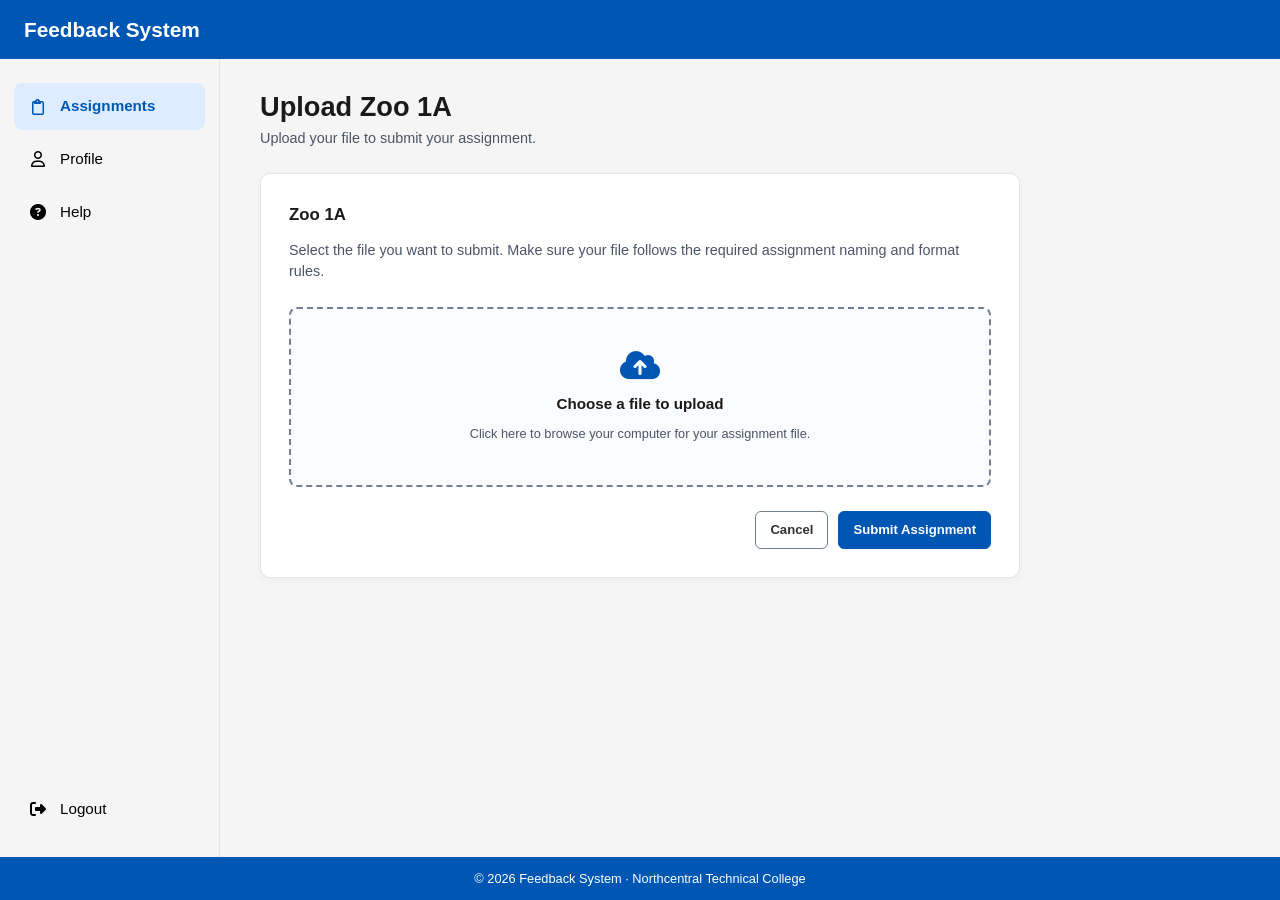
<file: upload.html>
<!doctype html>
<html lang="en">
  <head>
    <meta charset="UTF-8" />
    <meta name="viewport" content="width=device-width, initial-scale=1.0" />

    <title>Feedback System - Upload Assignment</title>

    <link rel="stylesheet" href="styles.css" />

    <!-- Font Awesome -->
    <link
      rel="stylesheet"
      href="https://cdnjs.cloudflare.com/ajax/libs/font-awesome/6.4.0/css/all.min.css"
    />
  </head>

  <body>
    <!-- Header -->
    <header class="header-bar">
      <div class="logo">Feedback System</div>
    </header>

    <!-- Application Layout -->
    <div class="app-layout">
      <!-- Sidebar -->
      <aside class="sidebar">
        <nav class="nav-menu" aria-label="Main navigation">
          <a
            href="assignments.html"
            class="nav-item active"
            aria-current="page"
          >
            <i class="fa-regular fa-clipboard" aria-hidden="true"></i>
            <span>Assignments</span>
          </a>

          <a href="profile.html" class="nav-item">
            <i class="fa-regular fa-user" aria-hidden="true"></i>
            <span>Profile</span>
          </a>

          <a href="help.html" class="nav-item">
            <i class="fa-solid fa-circle-question" aria-hidden="true"></i>
            <span>Help</span>
          </a>
        </nav>

        <!-- Logout -->
        <div class="sidebar-bottom">
          <a href="index.html" class="nav-item logout-btn">
            <i class="fa-solid fa-right-from-bracket" aria-hidden="true"></i>
            <span>Logout</span>
          </a>
        </div>
      </aside>

      <!-- Main Content -->
      <main class="main-content">
        <div class="upload-content">

          <!-- Page Heading -->
          <div class="page-heading">
            <div>
              <h1 id="upload-title">Upload Assignment</h1>

              <p>
                Upload your file to submit your assignment.
              </p>
            </div>
          </div>

          <!-- Upload Card -->
          <section class="card upload-card">
            <h2 id="assignment-name">Zoo 1A</h2>

            <p class="upload-description">
              Select the file you want to submit. Make sure your file follows
              the required assignment naming and format rules.
            </p>

            <!-- Upload Form -->
            <form action="#" method="post" enctype="multipart/form-data">
              <label for="assignment-file" class="upload-area">
                <i
                  class="fa-solid fa-cloud-arrow-up"
                  aria-hidden="true"
                ></i>

                <strong>Choose a file to upload</strong>

                <span>
                  Click here to browse your computer for your assignment file.
                </span>
              </label>

              <input
                type="file"
                id="assignment-file"
                name="assignment-file"
                class="file-input"
                required
              />

              <div
                id="selected-file"
                class="selected-file"
                hidden
              ></div>

              <div class="upload-actions">
                <a id="cancel-link" href="assignments.html" class="btn btn-outline">
                  Cancel
                </a>

                <button type="submit" class="btn btn-primary">
                  Submit Assignment
                </button>
              </div>
            </form>
          </section>
        </div>
      </main>
    </div>

    <!-- Footer -->
    <footer class="footer-bar">
      <p>
        &copy; 2026 Feedback System &middot; Northcentral Technical College
      </p>
    </footer>

    <script>
      /*
       * Get the assignment from the URL.
       *
       * Example:
       * upload.html?assignment=zoo1a
       */

      const params = new URLSearchParams(window.location.search);
      const assignment = params.get("assignment") || "zoo1a";

      const assignmentNames = {
        zoo1a: "Zoo 1A",
        zoo1b: "Zoo 1B",
        zoo1c: "Zoo 1C",
        zoo2a: "Zoo 2A"
      };

      const assignmentName =
        assignmentNames[assignment] || "Zoo 1A";

      document.getElementById("assignment-name").textContent =
        assignmentName;

      document.getElementById("upload-title").textContent =
        "Upload " + assignmentName;

      document.getElementById("back-link").href =
        "attempts.html?assignment=" + assignment;

      document.getElementById("cancel-link").href =
        "attempts.html?assignment=" + assignment;

      document.title =
        "Feedback System - Upload " + assignmentName;


      /*
       * Show the selected filename.
       */

      const fileInput =
        document.getElementById("assignment-file");

      const selectedFile =
        document.getElementById("selected-file");

      fileInput.addEventListener("change", function () {
        if (fileInput.files.length > 0) {
          selectedFile.textContent =
            "Selected file: " + fileInput.files[0].name;

          selectedFile.hidden = false;
        } else {
          selectedFile.hidden = true;
        }
      });
    </script>
  </body>
</html>
</file>
<file: styles.css>
/* =========================================================
   BASE STYLES
   ========================================================= */

* {
  box-sizing: border-box;
  margin: 0;
  padding: 0;
}

:root {
  --blue: #0056b3;
  --blue-dark: #004494;
  --blue-light: #ddedff;
  --blue-hover: #bdddff;

  --background: #f5f5f5;
  --white: #ffffff;

  --text-dark: #1a1a1a;
  --text: #333333;
  --text-muted: #4a5568;

  --border: #dfe5eb;
  --border-dark: #718096;

  --success: #218838;
  --success-light: #e4f5e8;

  --warning: #b77900;
  --warning-light: #fff4d6;

  --danger: #c82333;
  --muted: #718096;

  --shadow: 0 2px 8px rgba(0, 0, 0, 0.04);
}

html {
  min-height: 100%;
}

body {
  min-height: 100vh;
  display: flex;
  flex-direction: column;
  background-color: var(--background);
  color: var(--text);
  font-family:
    -apple-system,
    BlinkMacSystemFont,
    "Segoe UI",
    Roboto,
    Helvetica,
    Arial,
    sans-serif;
  line-height: 1.5;
}

a {
  color: inherit;
}

button,
input,
select {
  font: inherit;
}


/* =========================================================
   HEADER
   ========================================================= */

.header-bar {
  padding: 14px 24px;
  background-color: var(--blue);
  color: var(--white);
}

.logo {
  font-size: 1.3rem;
  font-weight: 700;
}


/* =========================================================
   FOOTER
   ========================================================= */

.footer-bar {
  padding: 12px 20px;
  background-color: var(--blue);
  color: var(--white);
  font-size: 0.8rem;
  text-align: center;
}


/* =========================================================
   SHARED CARD
   ========================================================= */

.card {
  width: 100%;
  margin-bottom: 20px;
  padding: 24px;
  background-color: var(--white);
  border: 1px solid var(--border);
  border-radius: 10px;
  box-shadow: var(--shadow);
}

.card h2 {
  margin-bottom: 12px;
  color: var(--text-dark);
  font-size: 1.05rem;
  font-weight: 700;
}


/* =========================================================
   BUTTONS
   ========================================================= */

.btn {
  display: inline-flex;
  align-items: center;
  justify-content: center;
  min-height: 38px;
  padding: 8px 14px;
  border-radius: 6px;
  font-size: 0.82rem;
  font-weight: 600;
  text-decoration: none;
  cursor: pointer;
  transition:
    background-color 0.2s ease,
    border-color 0.2s ease,
    color 0.2s ease,
    box-shadow 0.2s ease;
}

.btn:focus-visible,
.nav-item:focus-visible,
.assignment-link:focus-visible,
.forgot-password a:focus-visible,
.back-link:focus-visible {
  outline: 3px solid rgba(0, 86, 179, 0.25);
  outline-offset: 2px;
}


/* Primary Button */

.btn-primary {
  background-color: var(--blue);
  color: var(--white);
  border: 1px solid var(--blue);
}

.btn-primary:hover {
  background-color: var(--blue-dark);
  border-color: var(--blue-dark);
}


/* Outline Button */

.btn-outline {
  background-color: var(--white);
  color: var(--text);
  border: 1px solid var(--border-dark);
}

.btn-outline:hover {
  background-color: #f0f4f8;
  border-color: #4a5568;
}


/* =========================================================
   APPLICATION LAYOUT
   ========================================================= */

.app-layout {
  flex: 1;
  display: flex;
  min-height: 0;
}


/* =========================================================
   SIDEBAR
   ========================================================= */

.sidebar {
  width: 220px;
  display: flex;
  flex-direction: column;
  justify-content: space-between;
  flex-shrink: 0;
  padding: 24px 14px;
  background-color: var(--background);
  border-right: 1px solid var(--border);
}

.nav-menu {
  display: flex;
  flex-direction: column;
  gap: 6px;
}

.nav-item {
  display: flex;
  align-items: center;
  gap: 12px;
  padding: 12px 14px;
  color: #000000;
  font-size: 0.95rem;
  font-weight: 500;
  text-decoration: none;
  border-radius: 8px;
  transition:
    background-color 0.2s ease,
    color 0.2s ease;
}

.nav-item i {
  width: 20px;
  font-size: 1rem;
  text-align: center;
}

.nav-item:hover {
  background-color: var(--blue-hover);
}

.nav-item.active {
  background-color: var(--blue-light);
  color: var(--blue);
  font-weight: 600;
}

.logout-btn {
  color: #000000;
}

.logout-btn:hover {
  color: #000000;
}


/* =========================================================
   MAIN CONTENT
   ========================================================= */

.main-content {
  flex: 1;
  min-width: 0;
  padding: 32px 40px;
  overflow-x: hidden;
}


/* =========================================================
   PAGE HEADING
   ========================================================= */

.page-heading {
  display: flex;
  align-items: flex-start;
  justify-content: space-between;
  gap: 20px;
  margin-bottom: 24px;
}

.page-heading h1 {
  margin-bottom: 4px;
  color: var(--text-dark);
  font-size: 1.7rem;
  line-height: 1.2;
}

.page-heading p {
  color: var(--text-muted);
  font-size: 0.9rem;
}


/* =========================================================
   ASSIGNMENT COUNT
   ========================================================= */

.assignment-count {
  padding: 6px 10px;
  background-color: var(--blue-light);
  color: var(--blue);
  border-radius: 6px;
  font-size: 0.78rem;
  font-weight: 600;
  white-space: nowrap;
}


/* =========================================================
   IMPORTANT INFORMATION
   ========================================================= */

.info-card {
  border-left: 4px solid var(--blue);
}

.info-heading {
  display: flex;
  align-items: center;
  gap: 10px;
  margin-bottom: 12px;
}

.info-heading i {
  color: var(--blue);
  font-size: 1rem;
}

.info-heading h2 {
  margin-bottom: 0;
}

.info-card p {
  margin-bottom: 8px;
  color: var(--text-muted);
  font-size: 0.9rem;
  line-height: 1.5;
}

.info-card p:last-child {
  margin-bottom: 0;
}


/* =========================================================
   STATUS / ICON GUIDE
   ========================================================= */

.legend-card {
  padding-bottom: 20px;
}

.legend-grid {
  display: grid;
  grid-template-columns: repeat(2, 1fr);
  gap: 14px 30px;
}

.legend-item {
  display: flex;
  align-items: center;
  gap: 10px;
  color: var(--text);
  font-size: 0.85rem;
}

.status-icon {
  flex-shrink: 0;
  font-size: 1rem;
}

.icon-success {
  color: var(--success);
}

.icon-warning {
  color: var(--warning);
}

.icon-danger {
  color: var(--danger);
}

.icon-muted {
  color: var(--muted);
}


/* =========================================================
   COURSE SELECTION
   ========================================================= */


.course-card {
  display: flex;
  flex-direction: row;
  align-items: center;
  gap: 16px;
}

.course-label {
  flex-shrink: 0;
  white-space: nowrap;
}


.select-wrapper {
  position: relative;
  flex: 1;
  min-width: 0;
  width: auto;
  max-width: 420px;
}

.course-dropdown {
  width: 100%;
  padding: 12px 42px 12px 14px;
  border: 1px solid #d1d5db;
  border-radius: 10px;
  background-color: #ffffff;
  color: #333333;
  font-size: 0.95rem;
  font-family: inherit;
  cursor: pointer;
  appearance: none;
  -webkit-appearance: none;
  transition: border-color 0.2s ease, box-shadow 0.2s ease;
}

/* Subtle hover effect */
.course-dropdown:hover {
  border-color: #9ca3af;
}

/* Highlight when selected or focused */
.course-dropdown:focus {
  outline: none;
  border-color: #6366f1;
  box-shadow: 0 0 0 3px rgba(99, 102, 241, 0.15);
}

/* Keep the arrow inside the dropdown */
.dropdown-arrow {
  position: absolute;
  top: 50%;
  right: 14px;
  transform: translateY(-50%);
  color: #6b7280;
  font-size: 0.8rem;
  pointer-events: none;
}



/* =========================================================
   ASSIGNMENT TABLE
   ========================================================= */

.table-card {
  padding: 0;
  overflow: hidden;
}

.table-header {
  padding: 22px 24px 18px;
  border-bottom: 1px solid var(--border);
}

.table-header h2 {
  margin-bottom: 4px;
}

.table-header p {
  color: var(--text-muted);
  font-size: 0.82rem;
}

.table-wrapper {
  width: 100%;
  overflow-x: auto;
}

.assignment-table {
  width: 100%;
  border-collapse: collapse;
  background-color: var(--white);
}

.assignment-table th {
  padding: 14px 16px;
  background-color: #f4f6f8;
  color: var(--text-dark);
  font-size: 0.8rem;
  font-weight: 700;
  text-align: left;
  border-bottom: 1px solid var(--border);
}

.assignment-table td {
  padding: 16px;
  color: var(--text);
  font-size: 0.88rem;
  border-bottom: 1px solid #e5e9ee;
  vertical-align: middle;
}

.assignment-table tbody tr:last-child td {
  border-bottom: none;
}

.assignment-table tbody tr:hover {
  background-color: #fafbfc;
}


/* =========================================================
   TABLE COLUMNS
   ========================================================= */

.col-name {
  width: 30%;
}

.col-status {
  width: 20%;
}

.col-date {
  width: 22%;
}

.col-actions {
  width: 28%;
}


/* =========================================================
   ASSIGNMENT LINKS
   ========================================================= */

.assignment-link {
  color: var(--blue);
  font-weight: 600;
  text-decoration: none;
}

.assignment-link:hover {
  text-decoration: underline;
}


/* =========================================================
   STATUS LABEL
   ========================================================= */

.status-label {
  display: inline-flex;
  align-items: center;
  gap: 7px;
  color: var(--text);
}

.status-label .status-icon {
  font-size: 0.9rem;
}


/* =========================================================
   TABLE BUTTONS
   ========================================================= */

.btn-group {
  display: flex;
  align-items: center;
  gap: 8px;
}

.btn-group .btn {
  white-space: nowrap;
}


/* =========================================================
   LOGIN PAGE
   ========================================================= */

.login-container {
  flex: 1;
  display: flex;
  min-height: 0;
}

.image-section {
  width: 50%;
  overflow: hidden;
  background-color: #f1f5f9;
}

.image-section img {
  display: block;
  width: 100%;
  height: 100%;
  object-fit: cover;
}

.login-section {
  width: 50%;
  display: flex;
  align-items: center;
  justify-content: center;
  padding: 40px;
}

.login-content {
  width: 100%;
  max-width: 420px;
}

.welcome-header {
  margin-bottom: 20px;
  text-align: center;
}

.welcome-header h1 {
  margin-bottom: 6px;
  color: var(--text-dark);
  font-size: 1.8rem;
}

.welcome-header p {
  color: var(--text-muted);
  font-size: 0.85rem;
}

.login-card {
  padding: 32px;
  margin-bottom: 0;
}


/* =========================================================
   FORM
   ========================================================= */

.form-group {
  margin-bottom: 20px;
}

.form-group label {
  display: block;
  margin-bottom: 7px;
  color: #2d3748;
  font-size: 0.85rem;
  font-weight: 600;
}

.form-group input {
  width: 100%;
  padding: 11px 14px;
  background-color: var(--white);
  color: var(--text-dark);
  font-size: 0.95rem;
  border: 1px solid var(--border-dark);
  border-radius: 8px;
  outline: none;
  transition:
    border-color 0.2s ease,
    box-shadow 0.2s ease;
}

.form-group input::placeholder {
  color: #8a94a3;
}

.form-group input:focus {
  border-color: var(--blue);
  box-shadow: 0 0 0 3px rgba(0, 86, 179, 0.15);
}


/* =========================================================
   LOGIN BUTTON
   ========================================================= */

.btn-login {
  width: 100%;
  margin-top: 4px;
  margin-bottom: 16px;
  padding: 11px;
  background-color: var(--blue);
  color: var(--white);
  border: 1px solid var(--blue);
}

.btn-login:hover {
  background-color: var(--blue-dark);
  border-color: var(--blue-dark);
}


/* =========================================================
   FORGOT PASSWORD
   ========================================================= */

.forgot-password {
  margin-bottom: 32px;
  text-align: center;
}

.forgot-password a {
  color: var(--blue);
  font-size: 0.85rem;
  font-weight: 600;
  text-decoration: none;
}

.forgot-password a:hover {
  text-decoration: underline;
}


/* =========================================================
   CREATE ACCOUNT
   ========================================================= */

.signup-prompt {
  padding-top: 24px;
  border-top: 1px solid var(--border);
  text-align: center;
}

.signup-prompt p {
  margin-bottom: 12px;
  color: var(--text-muted);
  font-size: 0.8rem;
}

.btn-create {
  width: 100%;
  padding: 10px;
  background-color: var(--white);
  color: var(--text);
  border: 1px solid var(--border-dark);
}

.btn-create:hover {
  background-color: #f7fafc;
}


/* =========================================================
   ATTEMPTS PAGE
   ========================================================= */

.back-link {
  display: inline-flex;
  align-items: center;
  gap: 8px;
  margin-bottom: 18px;
  color: var(--blue);
  font-size: 0.85rem;
  font-weight: 600;
  text-decoration: none;
}

.back-link:hover {
  text-decoration: underline;
}

.attempts-heading {
  margin-bottom: 20px;
}

.attempts-heading .btn {
  min-width: 150px;
}


/* =========================================================
   ATTEMPT SUMMARY
   ========================================================= */

.attempt-summary {
  display: flex;
  align-items: center;
  gap: 28px;
  margin-bottom: 20px;
  padding: 20px 24px;
}

.summary-item {
  display: flex;
  flex-direction: column;
  gap: 4px;
}

.summary-label {
  color: var(--text-muted);
  font-size: 0.78rem;
  font-weight: 500;
}

.summary-item strong {
  color: var(--text-dark);
  font-size: 0.95rem;
  font-weight: 700;
}

.summary-divider {
  width: 1px;
  height: 38px;
  background-color: var(--border);
}


/* =========================================================
   ATTEMPTS CARD
   ========================================================= */

.attempts-card {
  padding: 0;
  overflow: hidden;
}

.section-header {
  padding: 22px 24px 18px;
  border-bottom: 1px solid var(--border);
}

.section-header h2 {
  margin-bottom: 4px;
  color: var(--text-dark);
  font-size: 1.05rem;
}

.section-header p {
  color: var(--text-muted);
  font-size: 0.82rem;
}


/* =========================================================
   INDIVIDUAL ATTEMPT
   ========================================================= */

.attempt-item {
  padding: 24px;
  border-bottom: 1px solid var(--border);
}

.attempt-item:last-child {
  border-bottom: none;
}

.attempt-header {
  display: flex;
  align-items: flex-start;
  justify-content: space-between;
  gap: 20px;
}

.attempt-info {
  min-width: 0;
}

.attempt-title-row {
  display: flex;
  align-items: center;
  flex-wrap: wrap;
  gap: 10px;
  margin-bottom: 5px;
}

.attempt-info h3 {
  color: var(--text-dark);
  font-size: 1rem;
  font-weight: 700;
}

.submission-date {
  color: var(--text-muted);
  font-size: 0.8rem;
}


/* =========================================================
   ATTEMPT STATUS
   ========================================================= */

.attempt-status {
  display: inline-flex;
  align-items: center;
  gap: 6px;
  padding: 4px 9px;
  border-radius: 20px;
  font-size: 0.72rem;
  font-weight: 600;
}

.attempt-status.warning {
  background-color: var(--warning-light);
  color: var(--warning);
}

.attempt-status.success {
  background-color: var(--success-light);
  color: var(--success);
}


/* =========================================================
   FEEDBACK
   ========================================================= */

.feedback-block {
  margin-top: 20px;
  padding: 16px 18px;
  background-color: #f7f9fb;
  border: 1px solid var(--border);
  border-left: 4px solid var(--warning);
  border-radius: 7px;
}

.feedback-heading {
  display: flex;
  align-items: center;
  gap: 8px;
  margin-bottom: 8px;
  color: var(--text-dark);
  font-size: 0.82rem;
  font-weight: 700;
}

.feedback-heading i {
  color: var(--warning);
}

.feedback-message {
  color: var(--text);
  font-size: 0.85rem;
  line-height: 1.6;
}

.feedback-message strong {
  color: var(--text-dark);
}


/* =========================================================
   ATTEMPT ACTIONS
   ========================================================= */

.attempt-actions {
  display: flex;
  align-items: center;
  gap: 18px;
  margin-top: 16px;
}

.download-link {
  display: inline-flex;
  align-items: center;
  gap: 8px;
  color: var(--blue);
  font-size: 0.82rem;
  font-weight: 600;
  text-decoration: none;
}

.download-link:hover {
  text-decoration: underline;
}

.download-link i {
  font-size: 0.9rem;
}


/* =========================================================
   UPLOAD PAGE
   ========================================================= */

.upload-content {
  max-width: 760px;
}

.upload-card {
  padding: 28px;
}

.upload-description {
  margin-bottom: 24px;
  color: var(--text-muted);
  font-size: 0.9rem;
}

.upload-area {
  display: block;
  padding: 40px 24px;
  background-color: #fafbfc;
  border: 2px dashed var(--border-dark);
  border-radius: 8px;
  text-align: center;
  cursor: pointer;
  transition:
    background-color 0.2s ease,
    border-color 0.2s ease;
}

.upload-area:hover {
  background-color: var(--blue-light);
  border-color: var(--blue);
}

.upload-area i {
  margin-bottom: 12px;
  color: var(--blue);
  font-size: 2rem;
}

.upload-area strong {
  display: block;
  margin-bottom: 5px;
  color: var(--text-dark);
  font-size: 0.95rem;
}

.upload-area span {
  color: var(--text-muted);
  font-size: 0.8rem;
}

.file-input {
  position: absolute;
  width: 1px;
  height: 1px;
  overflow: hidden;
  opacity: 0;
}

.selected-file {
  margin-top: 16px;
  padding: 12px;
  background-color: var(--blue-light);
  color: var(--blue);
  border-radius: 6px;
  font-size: 0.82rem;
}

.upload-actions {
  display: flex;
  justify-content: flex-end;
  gap: 10px;
  margin-top: 24px;
}

/* =========================================================
   PROFILE PAGE
   ========================================================= */

.profile-content {
  max-width: 900px;
}


/* =========================================================
   PROFILE HEADER
   ========================================================= */

.profile-header-card {
  display: flex;
  align-items: center;
  gap: 24px;
  padding: 28px;
}

.profile-picture {
  width: 110px;
  height: 110px;
  flex-shrink: 0;
  overflow: hidden;
  border: 3px solid var(--blue-light);
  border-radius: 50%;
  background-color: #e9eef3;
}

.profile-picture img {
  display: block;
  width: 100%;
  height: 100%;
  object-fit: cover;
}

.profile-details h2 {
  margin-bottom: 5px;
  color: var(--text-dark);
  font-size: 1.35rem;
}

.profile-details p {
  margin-bottom: 4px;
  color: var(--text-muted);
  font-size: 0.85rem;
}

.profile-course {
  display: inline-flex;
  align-items: center;
  gap: 6px;
  margin-top: 8px;
  padding: 5px 9px;
  background-color: var(--blue-light);
  color: var(--blue);
  border-radius: 6px;
  font-size: 0.75rem;
  font-weight: 600;
}


/* =========================================================
   NOTIFICATIONS
   ========================================================= */

.notification-list {
  display: flex;
  flex-direction: column;
  gap: 0;
}

.notification-item {
  display: flex;
  align-items: flex-start;
  gap: 14px;
  padding: 16px 0;
  border-bottom: 1px solid var(--border);
}

.notification-item:first-child {
  padding-top: 4px;
}

.notification-item:last-child {
  padding-bottom: 0;
  border-bottom: none;
}

.notification-icon {
  display: flex;
  align-items: center;
  justify-content: center;
  width: 34px;
  height: 34px;
  flex-shrink: 0;
  background-color: var(--blue-light);
  color: var(--blue);
  border-radius: 50%;
  font-size: 0.85rem;
}

.notification-icon.warning {
  background-color: var(--warning-light);
  color: var(--warning);
}

.notification-info {
  min-width: 0;
}

.notification-info strong {
  display: block;
  margin-bottom: 3px;
  color: var(--text-dark);
  font-size: 0.85rem;
}

.notification-info p {
  color: var(--text-muted);
  font-size: 0.8rem;
  line-height: 1.5;
}

.notification-time {
  display: block;
  margin-top: 4px;
  color: var(--muted);
  font-size: 0.72rem;
}


/* =========================================================
   COURSE COMPLETION
   ========================================================= */

.completion-header {
  display: flex;
  align-items: center;
  justify-content: space-between;
  gap: 20px;
  margin-bottom: 10px;
}

.completion-header h2 {
  margin-bottom: 0;
}

.completion-percent {
  color: var(--blue);
  font-size: 0.9rem;
  font-weight: 700;
}

.progress-bar {
  width: 100%;
  height: 12px;
  overflow: hidden;
  background-color: #e6ebf0;
  border-radius: 20px;
}

.progress-fill {
  width: 68%;
  height: 100%;
  background-color: var(--blue);
  border-radius: 20px;
}

.completion-text {
  margin-top: 10px;
  color: var(--text-muted);
  font-size: 0.8rem;
}


/* =========================================================
   COURSE MANAGEMENT
   ========================================================= */

.course-management {
  display: flex;
  align-items: flex-end;
  gap: 20px;
}

.course-management .select-wrapper {
  flex: 1;
  max-width: none;
}

.course-management-label {
  display: block;
  margin-bottom: 7px;
  color: var(--text-dark);
  font-size: 0.85rem;
  font-weight: 600;
}


/* =========================================================
   PROFILE ACTIONS
   ========================================================= */

.profile-actions {
  display: grid;
  grid-template-columns: repeat(2, 1fr);
  gap: 16px;
}

.profile-action {
  display: flex;
  align-items: center;
  gap: 14px;
  padding: 18px;
  background-color: var(--white);
  color: var(--text);
  border: 1px solid var(--border);
  border-radius: 8px;
  text-decoration: none;
  transition:
    background-color 0.2s ease,
    border-color 0.2s ease;
}

.profile-action:hover {
  background-color: #fafbfc;
  border-color: var(--border-dark);
}

.profile-action-icon {
  display: flex;
  align-items: center;
  justify-content: center;
  width: 38px;
  height: 38px;
  flex-shrink: 0;
  background-color: var(--blue-light);
  color: var(--blue);
  border-radius: 7px;
}

.profile-action-info {
  flex: 1;
}

.profile-action-info strong {
  display: block;
  margin-bottom: 2px;
  color: var(--text-dark);
  font-size: 0.85rem;
}

.profile-action-info span {
  color: var(--text-muted);
  font-size: 0.75rem;
}

.profile-action-arrow {
  color: var(--muted);
  font-size: 0.75rem;
}


/* =========================================================
   PROFILE RESPONSIVE DESIGN
   ========================================================= */

@media (max-width: 700px) {
  .profile-header-card {
    align-items: flex-start;
    flex-direction: column;
  }

  .profile-picture {
    width: 90px;
    height: 90px;
  }

  .course-management {
    align-items: stretch;
    flex-direction: column;
    gap: 12px;
  }

  .profile-actions {
    grid-template-columns: 1fr;
  }
}

/* =========================================================
HELP PAGE
========================================================= */

.help-content {
max-width: 1100px;
}

.help-card {
background: var(--white);
border: 1px solid var(--border);
border-radius: 8px;
padding: 28px;
margin-bottom: 24px;
box-shadow: var(--shadow);
}

.help-card-header {
display: flex;
align-items: flex-start;
gap: 16px;
margin-bottom: 24px;
}

.help-icon {
width: 46px;
height: 46px;
flex-shrink: 0;
display: flex;
align-items: center;
justify-content: center;
background: var(--blue-light);
color: var(--blue);
border-radius: 8px;
font-size: 20px;
}

.help-card-header h2 {
margin: 0 0 4px;
color: var(--text-dark);
font-size: 21px;
}

.help-card-header p {
margin: 0;
color: var(--text-muted);
font-size: 14px;
}

.help-steps {
display: flex;
flex-direction: column;
gap: 20px;
}

.help-step {
display: flex;
gap: 16px;
padding: 18px;
background: #f8fafc;
border: 1px solid var(--border);
border-radius: 8px;
}

.step-number {
width: 32px;
height: 32px;
flex-shrink: 0;
display: flex;
align-items: center;
justify-content: center;
background: var(--blue);
color: var(--white);
border-radius: 50%;
font-weight: 700;
font-size: 14px;
}

.step-content h3 {
margin: 0 0 6px;
color: var(--text-dark);
font-size: 16px;
}

.step-content p {
margin: 0;
color: var(--text);
line-height: 1.6;
font-size: 14px;
}

.step-content a {
color: var(--blue);
font-weight: 600;
text-decoration: underline;
}

.help-info {
color: var(--text);
font-size: 14px;
line-height: 1.7;
}

.help-info p {
margin: 0 0 16px;
}

.help-alert,
.help-success {
display: flex;
align-items: flex-start;
gap: 14px;
padding: 16px;
border-radius: 8px;
margin-top: 18px;
}

.help-alert {
background: #fff4d6;
border: 1px solid #f0d98c;
}

.help-alert > i {
color: var(--warning);
font-size: 18px;
margin-top: 2px;
}

.help-success {
background: #eaf7ed;
border: 1px solid #b8dfc0;
}

.help-success > i {
color: var(--success);
font-size: 18px;
margin-top: 2px;
}

.help-alert strong,
.help-success strong {
display: block;
margin-bottom: 3px;
color: var(--text-dark);
}

.help-alert p,
.help-success p {
margin: 0;
}

.help-button {
display: inline-flex;
align-items: center;
gap: 8px;
padding: 10px 16px;
background: var(--blue);
color: var(--white) !important;
border-radius: 6px;
font-weight: 600;
text-decoration: none !important;
transition: background 0.2s ease;
}

.help-button:hover {
background: var(--blue-dark);
}

/* Help Page Responsive */

@media (max-width: 700px) {


.help-card {
    padding: 20px;
    margin-bottom: 18px;
}

.help-card-header {
    gap: 12px;
}

.help-icon {
    width: 40px;
    height: 40px;
    font-size: 17px;
}

.help-card-header h2 {
    font-size: 18px;
}

.help-step {
    padding: 14px;
}

.step-number {
    width: 28px;
    height: 28px;
    font-size: 13px;
}


/* =========================================================
   RESPONSIVE DESIGN
   ========================================================= */

@media (max-width: 900px) {
  .sidebar {
    width: 190px;
  }

  .main-content {
    padding: 28px 24px;
  }

  .col-actions {
    width: 30%;
  }
}


/* =========================================================
   TABLET / SMALL LAPTOP
   ========================================================= */

@media (max-width: 800px) {
  .legend-grid {
    grid-template-columns: 1fr;
  }

  .course-card {
    align-items: flex-start;
    flex-direction: column;
    gap: 10px;
  }

  .select-wrapper {
    width: 100%;
    max-width: none;
  }

  .assignment-table {
    min-width: 760px;
  }

  .page-heading {
    flex-direction: column;
    gap: 10px;
  }

  .assignment-count {
    align-self: flex-start;
  }
}


/* =========================================================
   MOBILE
   ========================================================= */

@media (max-width: 700px) {
  .header-bar {
    padding: 12px 18px;
  }

  .logo {
    font-size: 1.15rem;
  }


/* Login */

.login-container {
    flex-direction: column;
}

.image-section {
    width: 100%;
    height: 260px;
}

.login-section {
    width: 100%;
    padding: 32px 20px;
    display: flex;
    justify-content: center;
    align-items: flex-start;
}

.login-content {
    width: 100%;
    max-width: 420px;
}

.welcome-header {
    width: 100%;
    margin-bottom: 20px;
    text-align: center;
}

.login-card {
    width: 100%;
    padding: 24px;
    margin-bottom: 0;
}


  /* Application */

  .app-layout {
    flex-direction: column;
  }

  .sidebar {
    width: 100%;
    padding: 10px;
    border-right: none;
    border-bottom: 1px solid var(--border);
  }

  .nav-menu {
    flex-direction: row;
  }

  .nav-item {
    flex: 1;
    justify-content: center;
    padding: 10px;
  }

  .sidebar-bottom {
    margin-top: 6px;
  }

  .logout-btn {
    justify-content: center;
  }

  .main-content {
    padding: 24px 16px;
  }

  .page-heading h1 {
    font-size: 1.45rem;
  }

  /* Attempts */

  .attempt-summary {
    align-items: flex-start;
    flex-direction: column;
    gap: 16px;
  }

  .summary-divider {
    width: 100%;
    height: 1px;
  }

  .attempt-header {
    flex-direction: column;
  }

  .attempt-header .btn {
    width: 100%;
  }

  .attempt-title-row {
    align-items: flex-start;
    flex-direction: column;
  }

  .attempt-actions {
    flex-wrap: wrap;
  }

  /* Upload */

  .upload-card {
    padding: 20px;
  }

  .upload-actions {
    flex-direction: column;
  }

  .upload-actions .btn {
    width: 100%;
  }

  /* Footer */

  .footer-bar {
    font-size: 0.72rem;
  }

/* =========================================================
   FINAL ALIGNMENT AND ACCESSIBILITY FIXES
   ========================================================= */

/* Keep form controls and content boxes aligned within their containers. */
input,
select,
textarea,
button {
  max-width: 100%;
}

img {
  display: block;
  max-width: 100%;
}

.card,
.help-card,
.login-card {
  min-width: 0;
}

/* Keep form fields the same width and prevent padding from changing sizing. */
.form-group input,
.form-group select,
.form-group textarea {
  width: 100%;
  min-width: 0;
}

/* Avoid flex and grid children forcing containers wider than the viewport. */
.page-heading > div,
.table-header > div,
.help-card-header > div,
.profile-details,
.notification-info,
.step-content {
  min-width: 0;
}

/* Make keyboard focus visible on interactive elements. */
button:focus-visible,
input:focus-visible,
select:focus-visible,
textarea:focus-visible,
a:focus-visible {
  outline: 3px solid rgba(0, 86, 179, 0.35);
  outline-offset: 2px;
}

/* Prevent long labels and filenames from breaking the page layout. */
p,
.help-card,
.feedback-message,
.profile-action-info {
  overflow-wrap: anywhere;
}

}
}
</file>
